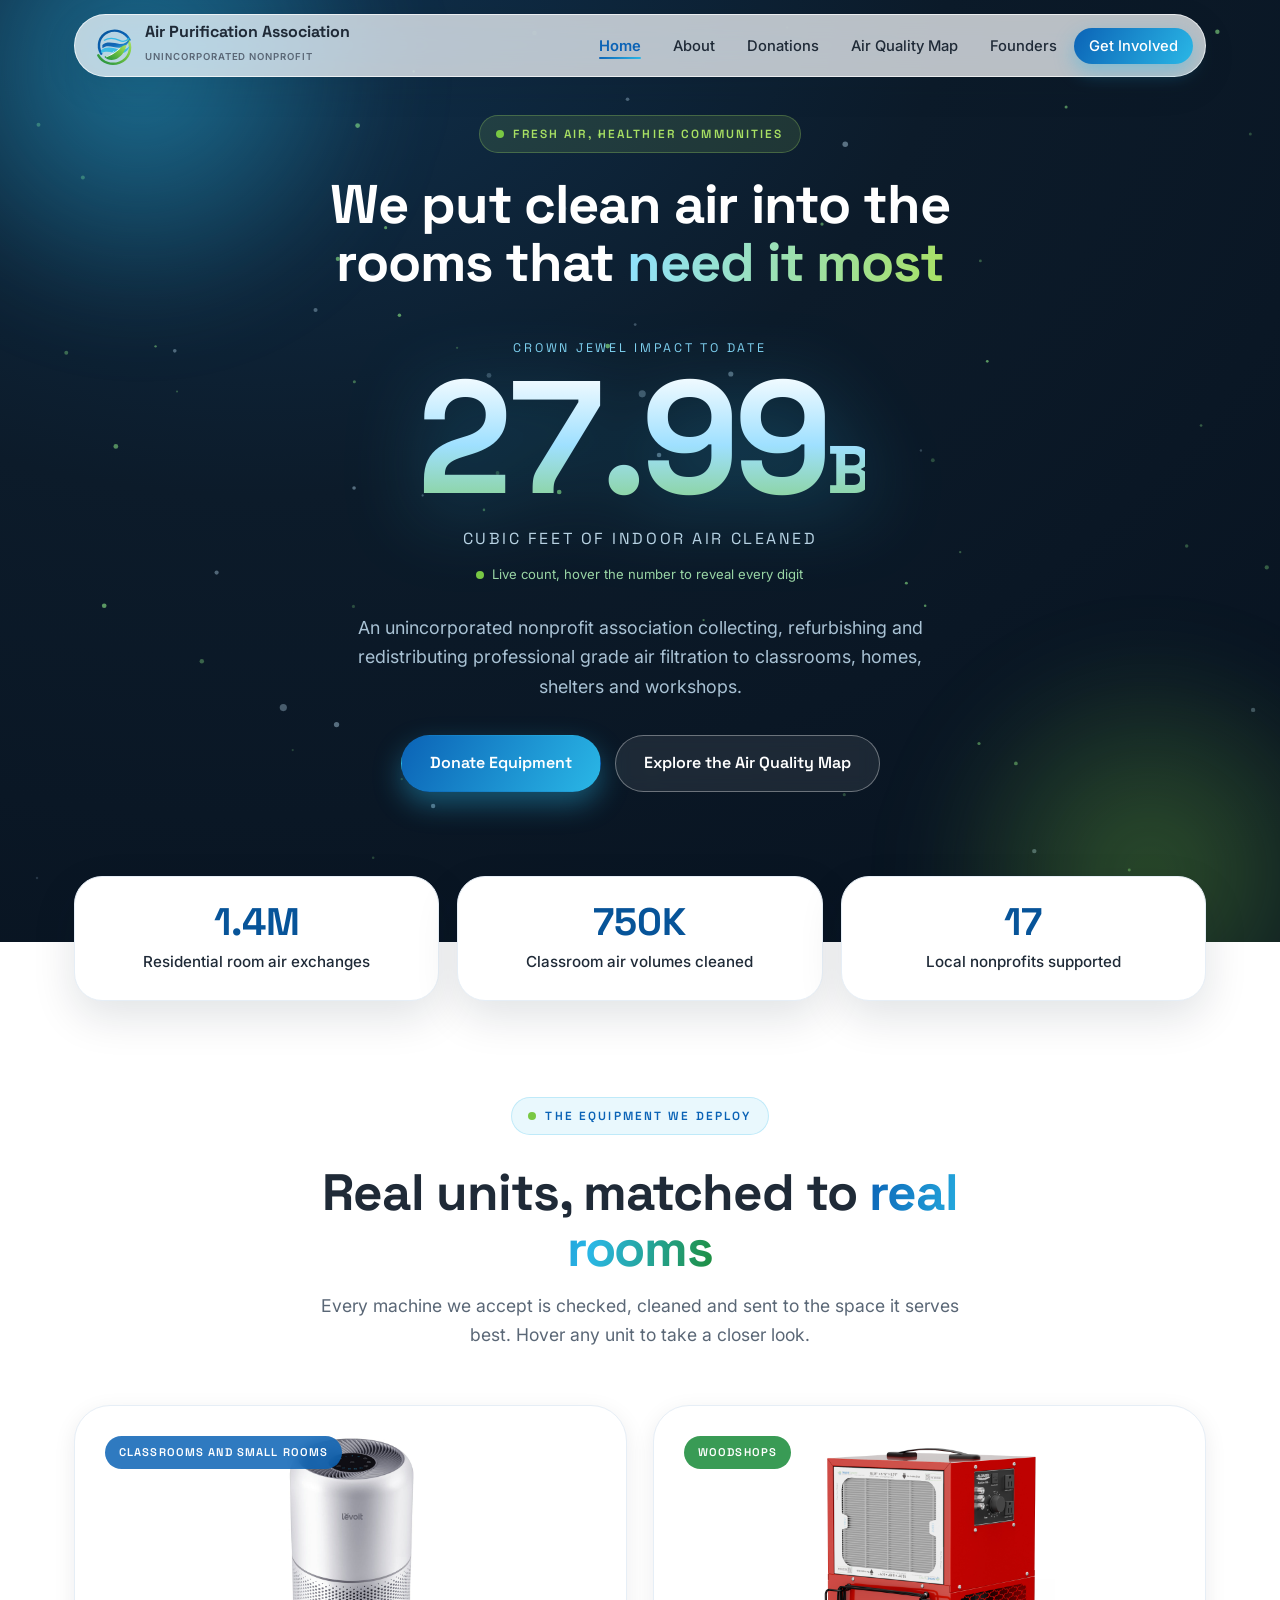
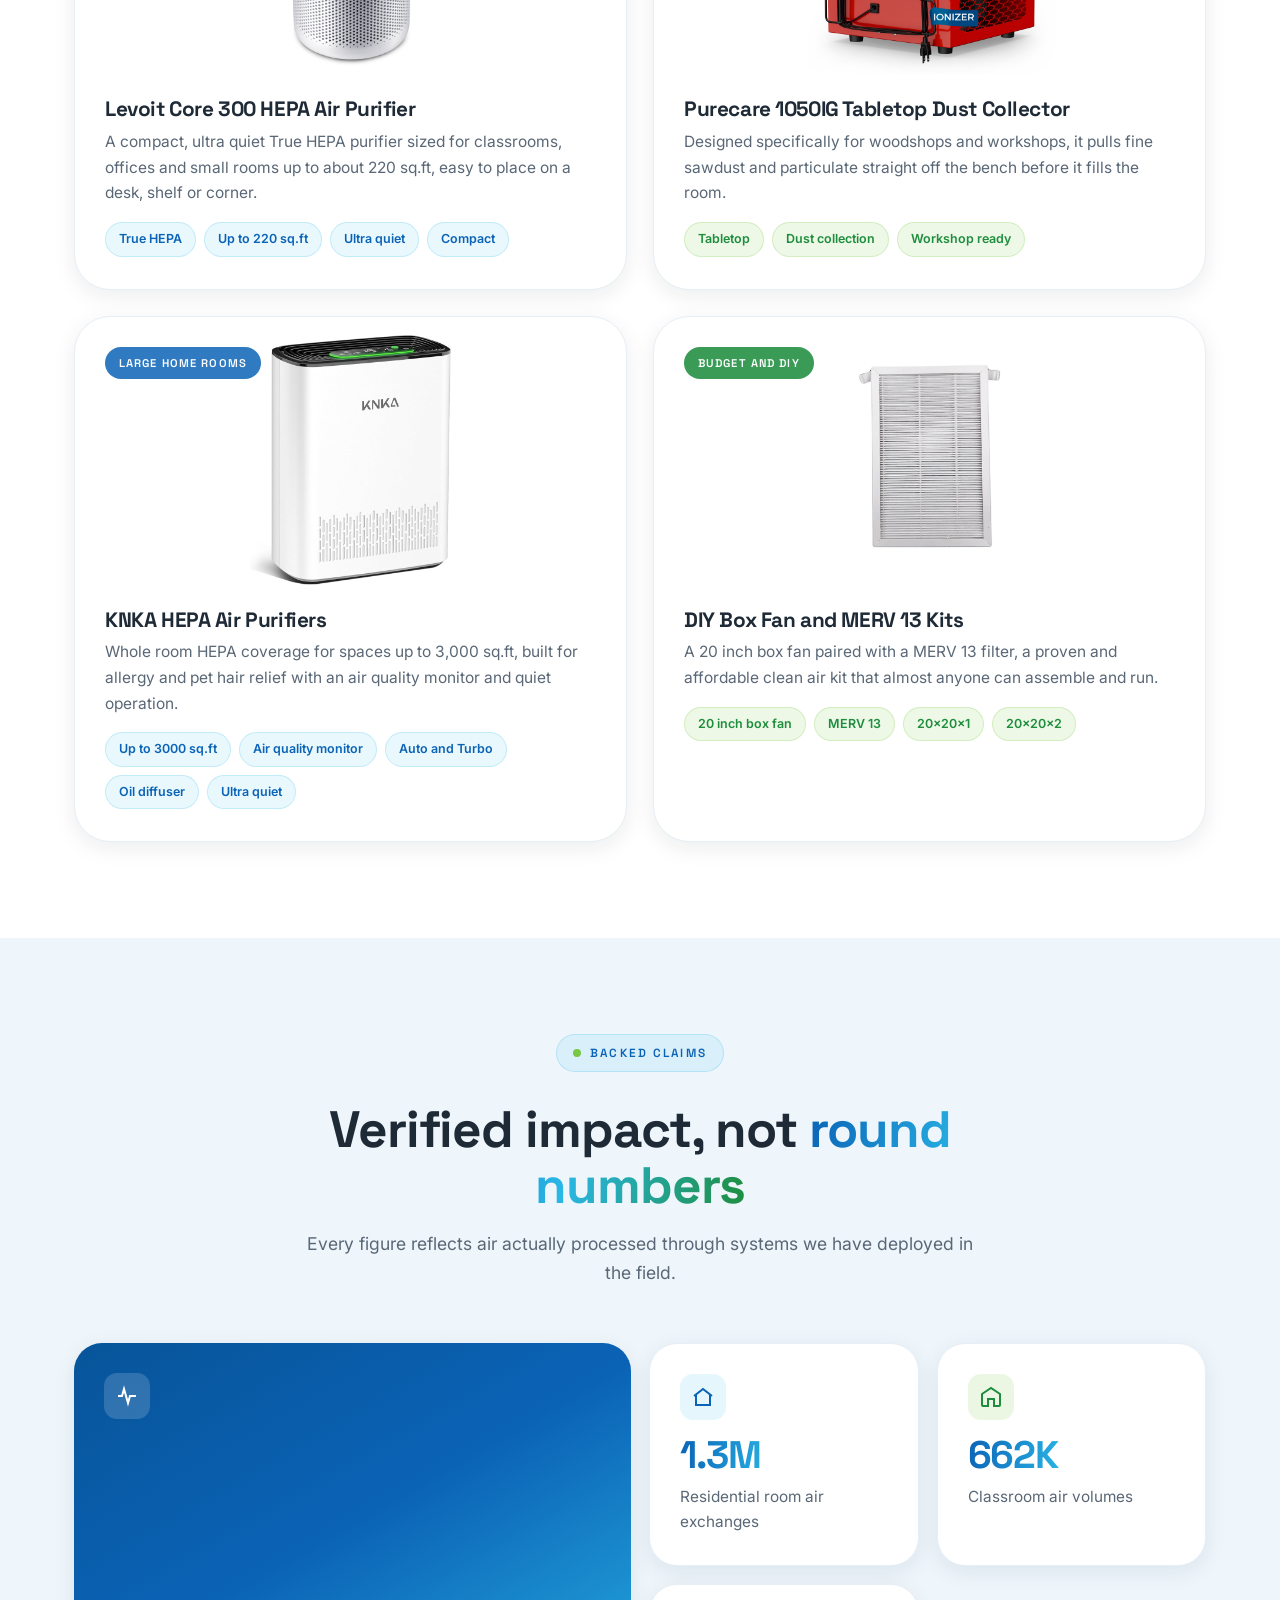
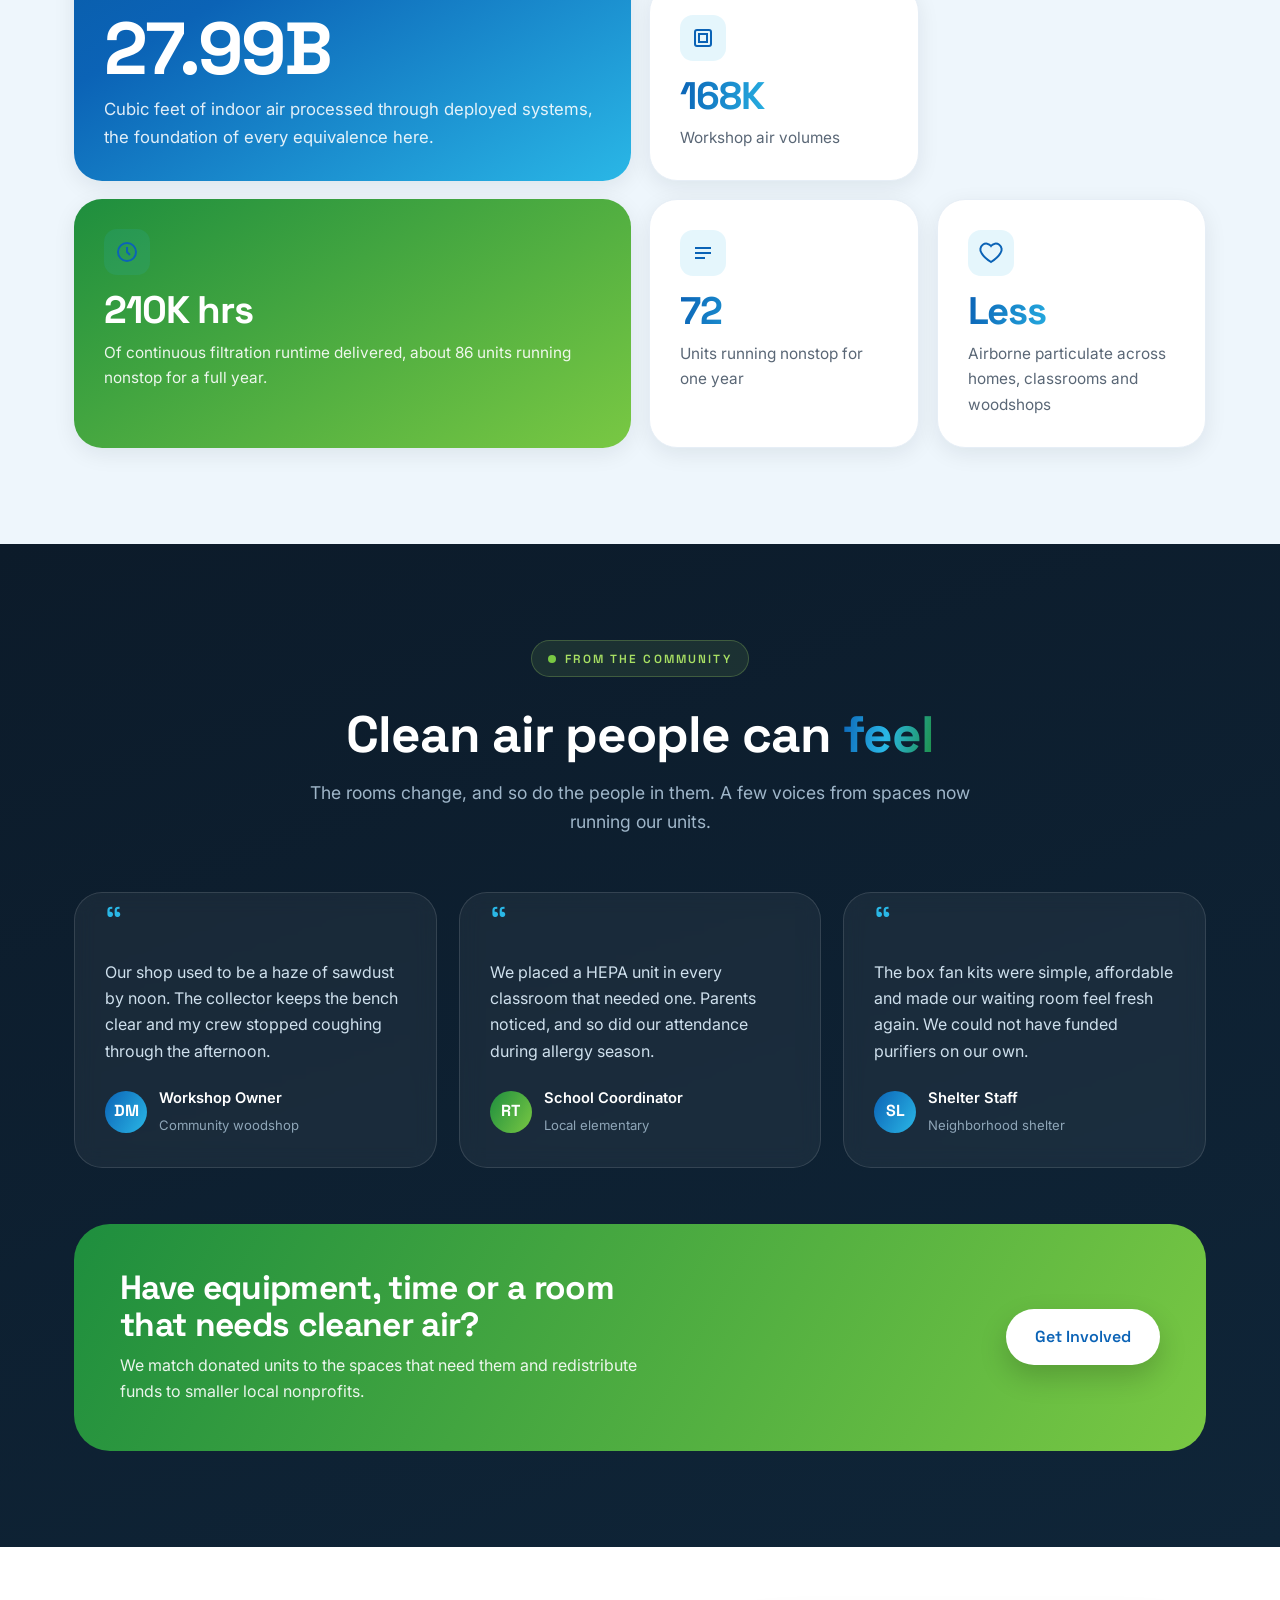
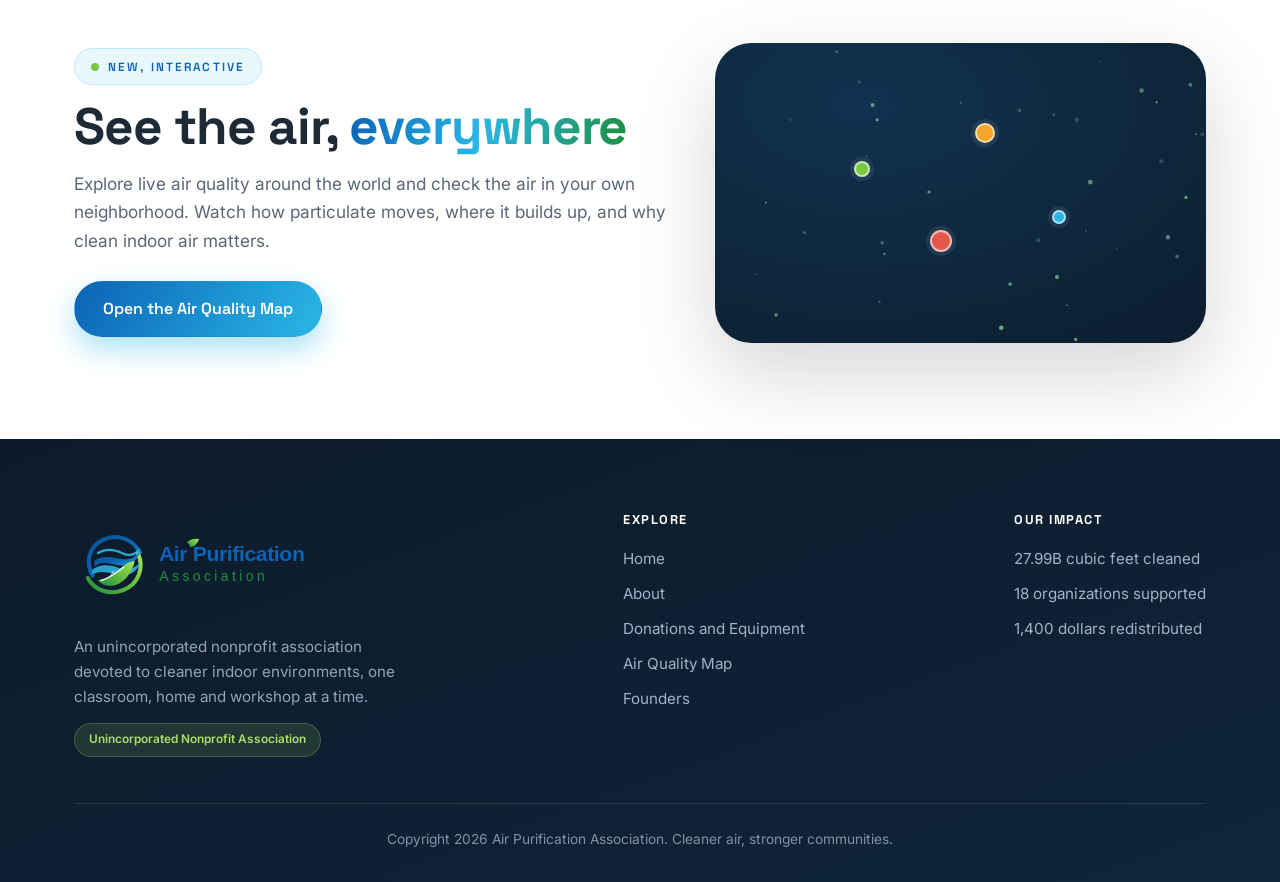
<file: index.html>
<!DOCTYPE html>
<html lang="en">
<head>
<meta charset="UTF-8" />
<meta name="viewport" content="width=device-width, initial-scale=1.0" />
<title>Air Purification Association | Cleaner Indoor Air for Every Community</title>
<meta name="description" content="An unincorporated nonprofit association putting professional grade air filtration into classrooms, homes, shelters and workshops. Billions of cubic feet of air cleaned." />
<link rel="icon" type="image/png" sizes="64x64" href="Media/logo_assets/favicon_64.png" />
<link rel="preconnect" href="https://fonts.googleapis.com" />
<link rel="preconnect" href="https://fonts.gstatic.com" crossorigin />
<link href="https://fonts.googleapis.com/css2?family=Inter:wght@400;500;600;700&family=Space+Grotesk:wght@500;600;700&display=swap" rel="stylesheet" />
<link rel="stylesheet" href="assets/css/style.css" />
<style>
/* ---------- HERO (dark, dramatic) ---------- */
.hero{position:relative;overflow:hidden;background:radial-gradient(120% 120% at 20% 0%,#10324f 0%,#0c1b2a 45%,#081320 100%);color:#eaf4fb;padding:144px 0 150px;text-align:center;}
#airCanvas{position:absolute;inset:0;width:100%;height:100%;z-index:0;}
.hero-glowA{position:absolute;width:520px;height:520px;border-radius:50%;background:radial-gradient(circle,rgba(42,183,230,.5),transparent 70%);top:-160px;left:-120px;filter:blur(40px);z-index:0;}
.hero-glowB{position:absolute;width:460px;height:460px;border-radius:50%;background:radial-gradient(circle,rgba(121,200,67,.35),transparent 70%);bottom:-160px;right:-100px;filter:blur(40px);z-index:0;}
.hero .container{position:relative;z-index:2;}
.hero .eyebrow{color:var(--mint);background:rgba(168,224,99,.12);border-color:rgba(168,224,99,.28);}
.hero h1{font-size:clamp(2.1rem,5vw,3.4rem);color:#fff;margin:22px auto 0;max-width:760px;line-height:1.08;}
.hero h1 .grad-text{background:linear-gradient(100deg,#8fe1ff,#a8e063);-webkit-background-clip:text;background-clip:text;color:transparent;}
.hero .lead{max-width:600px;margin:18px auto 0;color:#a9c2d4;font-size:1.12rem;}
.mega-wrap{margin:46px auto 8px;position:relative;display:inline-block;}
.mega-label{font-family:'Space Grotesk',sans-serif;letter-spacing:.22em;text-transform:uppercase;font-size:.78rem;color:#7fd0ef;margin-bottom:6px;}
.mega{font-family:'Space Grotesk',sans-serif;font-weight:700;font-size:clamp(4.2rem,16vw,10rem);line-height:.9;letter-spacing:-.04em;white-space:nowrap;
  font-variant-numeric:tabular-nums;transition:font-size .25s var(--ease),letter-spacing .25s var(--ease);cursor:default;
  background:linear-gradient(180deg,#ffffff 0%,#9fe0ff 55%,#79C843 130%);-webkit-background-clip:text;background-clip:text;color:transparent;
  filter:drop-shadow(0 14px 40px rgba(42,183,230,.35));}
.mega .b{font-size:.42em;vertical-align:baseline;}
.mega.expanded{letter-spacing:-.03em;}
.mega.expanded .b{display:none;}
.mega-stage{display:flex;align-items:center;justify-content:center;min-height:clamp(3.8rem,15vw,9.2rem);width:100%;}
.mega-unit{font-family:'Space Grotesk',sans-serif;font-size:1rem;letter-spacing:.16em;text-transform:uppercase;color:#bcd3e3;margin-top:14px;}
.mega-live{display:inline-flex;align-items:center;gap:8px;margin-top:12px;font-size:.82rem;color:#9bd6a5;}
.hero-cta{display:flex;gap:14px;justify-content:center;flex-wrap:wrap;margin-top:34px;}
/* floating proof chips overlapping next section */
.proof{position:relative;z-index:5;margin-top:-66px;}
.proof-row{display:grid;grid-template-columns:repeat(3,1fr);gap:18px;}
.proof-card{background:#fff;border:1px solid var(--line);border-radius:var(--r-lg);padding:26px;box-shadow:var(--sh-md);text-align:center;}
.proof-card .pn{font-family:'Space Grotesk',sans-serif;font-weight:700;font-size:2.4rem;line-height:1;color:var(--air-blue-d);}
.proof-card .pl{color:var(--slate);font-size:.95rem;margin-top:8px;font-weight:500;}

/* ---------- PRODUCT SHOWCASE ---------- */
.prod-grid{display:grid;grid-template-columns:repeat(2,1fr);gap:26px;}
.prod{border-radius:var(--r-xl);background:var(--paper);border:1px solid var(--line);box-shadow:var(--sh-sm);overflow:hidden;transition:transform .35s var(--ease),box-shadow .35s var(--ease);}
.prod:hover{box-shadow:var(--sh-lg);}
.prod-media{position:relative;padding:18px;cursor:pointer;}
.prod-media .frame{border-radius:var(--r-lg);overflow:hidden;will-change:transform;transition:transform .15s ease-out;background:#fff;}
.prod-media img{width:100%;height:250px;object-fit:contain;display:block;}
.prod-tag{position:absolute;top:30px;left:30px;z-index:3;font-family:'Space Grotesk',sans-serif;font-size:.7rem;font-weight:600;letter-spacing:.1em;text-transform:uppercase;color:#fff;background:rgba(11,99,182,.85);backdrop-filter:blur(6px);padding:7px 14px;border-radius:999px;}
.prod-tag.g{background:rgba(30,142,62,.88);}
.prod-body{padding:6px 30px 32px;}
.prod-body h3{font-size:1.3rem;margin-bottom:8px;}
.prod-body p{color:var(--slate-soft);font-size:.97rem;}
.chips{display:flex;flex-wrap:wrap;gap:8px;margin-top:16px;}
.chips span{font-size:.78rem;font-weight:600;padding:6px 13px;border-radius:999px;background:rgba(42,183,230,.1);color:var(--air-blue);border:1px solid rgba(42,183,230,.2);}
.prod.g .chips span{background:rgba(121,200,67,.13);color:var(--leaf);border-color:rgba(121,200,67,.24);}

/* ---------- TESTIMONIALS / SOCIAL ---------- */
.quotes{display:grid;grid-template-columns:repeat(3,1fr);gap:22px;}
.quote{background:rgba(255,255,255,.05);border:1px solid rgba(255,255,255,.12);border-radius:var(--r-lg);padding:30px;backdrop-filter:blur(10px);}
.quote .mark{font-family:'Space Grotesk',sans-serif;font-size:2.6rem;line-height:0;color:var(--sky);height:18px;display:block;}
.quote p{color:#cfe0ed;font-size:1rem;margin:18px 0 22px;}
.quote .who{display:flex;align-items:center;gap:12px;}
.quote .av{width:42px;height:42px;border-radius:50%;display:grid;place-items:center;font-family:'Space Grotesk',sans-serif;font-weight:700;color:#fff;background:var(--grad-cool);}
.quote .who b{color:#fff;font-size:.92rem;display:block;font-weight:600;}
.quote .who small{color:#8fa6b8;font-size:.82rem;}
.join-band{margin-top:56px;border-radius:var(--r-xl);padding:46px;background:linear-gradient(120deg,var(--leaf),var(--eco));display:flex;flex-wrap:wrap;align-items:center;justify-content:space-between;gap:24px;}
.join-band h3{color:#fff;font-size:clamp(1.5rem,3vw,2.1rem);max-width:560px;}
.join-band p{color:rgba(255,255,255,.9);margin-top:8px;max-width:520px;}

/* ---------- AIR QUALITY TEASER ---------- */
.aq-teaser{display:grid;grid-template-columns:1.1fr .9fr;gap:40px;align-items:center;}
.aq-visual{position:relative;border-radius:var(--r-xl);overflow:hidden;min-height:300px;background:radial-gradient(120% 120% at 30% 20%,#10324f,#0c1b2a);box-shadow:var(--sh-lg);}
.aq-visual canvas{position:absolute;inset:0;width:100%;height:100%;}
.aq-pin{position:absolute;border-radius:50%;border:2px solid rgba(255,255,255,.6);transform:translate(-50%,-50%);box-shadow:0 0 0 4px rgba(255,255,255,.08);}
@media(max-width:880px){
  .proof-row{grid-template-columns:1fr;}
  .prod-grid{grid-template-columns:1fr;}
  .quotes{grid-template-columns:1fr;}
  .aq-teaser{grid-template-columns:1fr;}
}
</style>
</head>
<body class="page-home">

<!-- NAV -->
<header class="nav">
  <div class="container">
    <nav class="nav-in">
      <a href="index.html" class="brand">
        <img src="Media/logo_assets/air_purification_association_icon.svg" alt="Air Purification Association logo" />
        <span><b>Air Purification Association</b><small>Unincorporated Nonprofit</small></span>
      </a>
      <ul class="nav-links" id="navLinks">
        <li><a href="index.html" class="active">Home</a></li>
        <li><a href="about.html">About</a></li>
        <li><a href="donations.html">Donations</a></li>
        <li><a href="airquality.html">Air Quality Map</a></li>
        <li><a href="founders.html">Founders</a></li>
        <li><a href="donations.html" class="nav-cta">Get Involved</a></li>
      </ul>
      <button class="burger" id="burger" aria-label="Menu"><span></span><span></span><span></span></button>
    </nav>
  </div>
</header>

<!-- HERO -->
<section class="hero">
  <canvas id="airCanvas"></canvas>
  <div class="hero-glowA"></div><div class="hero-glowB"></div>
  <div class="container">
    <span class="eyebrow reveal"><span class="dot"></span>Fresh air, healthier communities</span>
    <h1 class="reveal d1">We put clean air into the rooms that <span class="grad-text">need it most</span></h1>
    <div class="mega-wrap reveal d2">
      <div class="mega-label">Crown jewel impact to date</div>
      <div class="mega-stage" id="megaStage"><div class="mega" id="mega" title="Hover for the live exact count"><span id="megaNum">0.00</span><span class="b" id="megaB">B</span></div></div>
      <div class="mega-unit">Cubic feet of indoor air cleaned</div>
      <div class="mega-live"><span class="dot"></span>Live count, hover the number to reveal every digit</div>
    </div>
    <p class="lead reveal d2">An unincorporated nonprofit association collecting, refurbishing and redistributing professional grade air filtration to classrooms, homes, shelters and workshops.</p>
    <div class="hero-cta reveal d3">
      <a href="donations.html" class="btn btn-primary">Donate Equipment</a>
      <a href="airquality.html" class="btn btn-outline-light">Explore the Air Quality Map</a>
    </div>
  </div>
</section>

<!-- PROOF CHIPS -->
<div class="proof">
  <div class="container">
    <div class="proof-row">
      <div class="proof-card reveal"><div class="pn"><span data-count="1.5" data-dec="1" data-suffix="M">0</span></div><div class="pl">Residential room air exchanges</div></div>
      <div class="proof-card reveal d1"><div class="pn"><span data-count="790" data-suffix="K">0</span></div><div class="pl">Classroom air volumes cleaned</div></div>
      <div class="proof-card reveal d2"><div class="pn"><span data-count="18">0</span></div><div class="pl">Local nonprofits supported</div></div>
    </div>
  </div>
</div>

<!-- PRODUCT SHOWCASE -->
<section class="section">
  <div class="container">
    <div class="sec-head">
      <span class="eyebrow reveal"><span class="dot"></span>The equipment we deploy</span>
      <h2 class="h-sec reveal d1" style="margin-top:14px;">Real units, matched to <span class="grad-text">real rooms</span></h2>
      <p class="reveal d2">Every machine we accept is checked, cleaned and sent to the space it serves best. Hover any unit to take a closer look.</p>
    </div>
    <div class="prod-grid">

      <article class="prod reveal">
        <div class="prod-media" data-tilt data-tilt-max="7">
          <span class="prod-tag">Classrooms and Small Rooms</span>
          <div class="frame" data-tilt-inner>
            <img src="Media/Levoit300.jpg" alt="Levoit Core 300 HEPA air purifier" onerror="this.onerror=null;this.src='Media/products/levoit.svg';" />
          </div>
        </div>
        <div class="prod-body">
          <h3>Levoit Core 300 HEPA Air Purifier</h3>
          <p>A compact, ultra quiet True HEPA purifier sized for classrooms, offices and small rooms up to about 220 sq.ft, easy to place on a desk, shelf or corner.</p>
          <div class="chips"><span>True HEPA</span><span>Up to 220 sq.ft</span><span>Ultra quiet</span><span>Compact</span></div>
        </div>
      </article>

      <article class="prod g reveal d1">
        <div class="prod-media" data-tilt data-tilt-max="7">
          <span class="prod-tag g">Woodshops</span>
          <div class="frame" data-tilt-inner>
            <img src="Media/Purecare1050IG.jpg" alt="Purecare 1050IG tabletop dust collector" onerror="this.onerror=null;this.src='Media/products/purecare.svg';" />
          </div>
        </div>
        <div class="prod-body">
          <h3>Purecare 1050IG Tabletop Dust Collector</h3>
          <p>Designed specifically for woodshops and workshops, it pulls fine sawdust and particulate straight off the bench before it fills the room.</p>
          <div class="chips"><span>Tabletop</span><span>Dust collection</span><span>Workshop ready</span></div>
        </div>
      </article>

      <article class="prod reveal">
        <div class="prod-media" data-tilt data-tilt-max="7">
          <span class="prod-tag">Large Home Rooms</span>
          <div class="frame" data-tilt-inner>
            <img src="Media/KNKA.jpg" alt="KNKA HEPA tower air purifier" onerror="this.onerror=null;this.src='Media/products/knka.svg';" />
          </div>
        </div>
        <div class="prod-body">
          <h3>KNKA HEPA Air Purifiers</h3>
          <p>Whole room HEPA coverage for spaces up to 3,000 sq.ft, built for allergy and pet hair relief with an air quality monitor and quiet operation.</p>
          <div class="chips"><span>Up to 3000 sq.ft</span><span>Air quality monitor</span><span>Auto and Turbo</span><span>Oil diffuser</span><span>Ultra quiet</span></div>
        </div>
      </article>

      <article class="prod g reveal d1">
        <div class="prod-media" data-tilt data-tilt-max="7">
          <span class="prod-tag g">Budget and DIY</span>
          <div class="frame" data-tilt-inner>
            <img src="Media/MERV13.png" alt="Box fan paired with MERV 13 filter" onerror="this.onerror=null;this.src='Media/products/boxfan.svg';" />
          </div>
        </div>
        <div class="prod-body">
          <h3>DIY Box Fan and MERV 13 Kits</h3>
          <p>A 20 inch box fan paired with a MERV 13 filter, a proven and affordable clean air kit that almost anyone can assemble and run.</p>
          <div class="chips"><span>20 inch box fan</span><span>MERV 13</span><span>20x20x1</span><span>20x20x2</span></div>
        </div>
      </article>

    </div>
  </div>
</section>

<!-- BACKED CLAIMS BENTO -->
<section class="section tint">
  <div class="container">
    <div class="sec-head">
      <span class="eyebrow reveal"><span class="dot"></span>Backed claims</span>
      <h2 class="h-sec reveal d1" style="margin-top:14px;">Verified impact, not <span class="grad-text">round numbers</span></h2>
      <p class="reveal d2">Every figure reflects air actually processed through systems we have deployed in the field.</p>
    </div>
    <div class="bento">
      <div class="tile feature reveal">
        <div>
          <div class="ico"><svg viewBox="0 0 24 24"><path d="M3 12h4l2-7 4 14 2-7h6"/></svg></div>
        </div>
        <div>
          <div class="num"><span data-live="compactB">15.83B</span></div>
          <div class="lab">Cubic feet of indoor air processed through deployed systems, the foundation of every equivalence here.</div>
        </div>
      </div>

      <div class="tile reveal d1">
        <div class="ico"><svg viewBox="0 0 24 24"><path d="M3 11l9-7 9 7"/><path d="M5 10v10h14V10"/></svg></div>
        <div class="num grad"><span data-count="1.5" data-dec="1">0</span>M</div>
        <div class="lab">Residential room air exchanges</div>
      </div>

      <div class="tile green reveal d2">
        <div class="ico"><svg viewBox="0 0 24 24"><path d="M3 9l9-6 9 6v11a1 1 0 01-1 1h-5v-7H9v7H4a1 1 0 01-1-1z"/></svg></div>
        <div class="num grad"><span data-count="790" data-suffix="K">0</span></div>
        <div class="lab">Classroom air volumes</div>
      </div>

      <div class="tile reveal d1">
        <div class="ico"><svg viewBox="0 0 24 24"><rect x="4" y="4" width="16" height="16" rx="2"/><path d="M8 8h8v8H8z"/></svg></div>
        <div class="num grad"><span data-count="200" data-suffix="K">0</span></div>
        <div class="lab">Workshop air volumes</div>
      </div>

      <div class="tile accent-green span2 reveal d2">
        <div class="ico"><svg viewBox="0 0 24 24"><circle cx="12" cy="12" r="9"/><path d="M12 7v5l3 3"/></svg></div>
        <div class="num"><span data-count="250" data-suffix="K">0</span> hrs</div>
        <div class="lab">Of continuous filtration runtime delivered, about 86 units running nonstop for a full year.</div>
      </div>

      <div class="tile reveal">
        <div class="ico"><svg viewBox="0 0 24 24"><path d="M4 7h16M4 12h16M4 17h10"/></svg></div>
        <div class="num grad"><span data-count="86">0</span></div>
        <div class="lab">Units running nonstop for one year</div>
      </div>

      <div class="tile reveal d1">
        <div class="ico"><svg viewBox="0 0 24 24"><path d="M12 21s-7-4.4-9.5-9A5.5 5.5 0 0112 5a5.5 5.5 0 019.5 7c-2.5 4.6-9.5 9-9.5 9z"/></svg></div>
        <div class="num grad">Less</div>
        <div class="lab">Airborne particulate across homes, classrooms and woodshops</div>
      </div>
    </div>
  </div>
</section>

<!-- SOCIAL / COMMUNITY -->
<section class="section dark">
  <div class="container">
    <div class="sec-head">
      <span class="eyebrow reveal"><span class="dot"></span>From the community</span>
      <h2 class="h-sec reveal d1" style="margin-top:14px;">Clean air people can <span class="grad-text">feel</span></h2>
      <p class="reveal d2">The rooms change, and so do the people in them. A few voices from spaces now running our units.</p>
    </div>
    <div class="quotes">
      <div class="quote reveal">
        <span class="mark">&#8220;</span>
        <p>Our shop used to be a haze of sawdust by noon. The collector keeps the bench clear and my crew stopped coughing through the afternoon.</p>
        <div class="who"><div class="av">DM</div><div><b>Workshop Owner</b><small>Community woodshop</small></div></div>
      </div>
      <div class="quote reveal d1">
        <span class="mark">&#8220;</span>
        <p>We placed a HEPA unit in every classroom that needed one. Parents noticed, and so did our attendance during allergy season.</p>
        <div class="who"><div class="av" style="background:var(--grad-green)">RT</div><div><b>School Coordinator</b><small>Local elementary</small></div></div>
      </div>
      <div class="quote reveal d2">
        <span class="mark">&#8220;</span>
        <p>The box fan kits were simple, affordable and made our waiting room feel fresh again. We could not have funded purifiers on our own.</p>
        <div class="who"><div class="av">SL</div><div><b>Shelter Staff</b><small>Neighborhood shelter</small></div></div>
      </div>
    </div>

    <div class="join-band reveal">
      <div>
        <h3>Have equipment, time or a room that needs cleaner air?</h3>
        <p>We match donated units to the spaces that need them and redistribute funds to smaller local nonprofits.</p>
      </div>
      <a href="donations.html" class="btn btn-light">Get Involved</a>
    </div>
  </div>
</section>

<!-- AIR QUALITY TEASER -->
<section class="section">
  <div class="container">
    <div class="aq-teaser">
      <div class="reveal">
        <span class="eyebrow"><span class="dot"></span>New, interactive</span>
        <h2 class="h-sec" style="margin:14px 0 14px;">See the air, <span class="grad-text">everywhere</span></h2>
        <p style="color:var(--slate-soft);font-size:1.08rem;">Explore live air quality around the world and check the air in your own neighborhood. Watch how particulate moves, where it builds up, and why clean indoor air matters.</p>
        <div style="margin-top:26px;"><a href="airquality.html" class="btn btn-primary">Open the Air Quality Map</a></div>
      </div>
      <a href="airquality.html" class="aq-visual reveal d1" aria-label="Open the air quality map">
        <canvas id="airCanvas2"></canvas>
        <span class="aq-pin" style="left:30%;top:42%;width:16px;height:16px;background:#79C843;"></span>
        <span class="aq-pin" style="left:55%;top:30%;width:20px;height:20px;background:#f4a52a;"></span>
        <span class="aq-pin" style="left:70%;top:58%;width:14px;height:14px;background:#2AB7E6;"></span>
        <span class="aq-pin" style="left:46%;top:66%;width:22px;height:22px;background:#e2574c;"></span>
      </a>
    </div>
  </div>
</section>

<!-- FOOTER -->
<footer class="foot">
  <div class="container">
    <div class="foot-grid">
      <div class="foot-brand">
        <img src="Media/logo_assets/air_purification_association_full_logo.svg" alt="Air Purification Association" />
        <p>An unincorporated nonprofit association devoted to cleaner indoor environments, one classroom, home and workshop at a time.</p>
        <span class="foot-badge">Unincorporated Nonprofit Association</span>
      </div>
      <div>
        <h5>Explore</h5>
        <a class="fl" href="index.html">Home</a>
        <a class="fl" href="about.html">About</a>
        <a class="fl" href="donations.html">Donations and Equipment</a>
        <a class="fl" href="airquality.html">Air Quality Map</a>
        <a class="fl" href="founders.html">Founders</a>
      </div>
      <div>
        <h5>Our Impact</h5>
        <a class="fl" href="index.html"><span data-live="compactB">15.83B</span> cubic feet cleaned</a>
        <a class="fl" href="donations.html">18 organizations supported</a>
        <a class="fl" href="donations.html">1,400 dollars redistributed</a>
      </div>
    </div>
    <div class="foot-bottom">Copyright <span data-year></span> Air Purification Association. Cleaner air, stronger communities.</div>
  </div>
</footer>

<script src="assets/js/app.js"></script>
<script>
/* ============================================================
   LIVE HERO COUNTER
   The value is a pure function of wall-clock time from a fixed
   anchor, so it is identical for every visitor and keeps rising
   no matter how often the site is refreshed or redeployed.

     value(t) = BASE + RATE * (now - EPOCH)

   Throughput model (provided):
     Total CFM  ~ 51,500 cubic feet / minute
     Total CFS  ~ 858 cubic feet / second   <- RATE
     Annual CFY ~ 27.0 billion cubic feet / year
     Monthly    ~ 2.25 billion cubic feet / month
   At the anchor instant the count is exactly 15.83 billion.
   ============================================================ */
(function(){
  var cont  = document.getElementById('mega');
  var num   = document.getElementById('megaNum');
  var bsuf  = document.getElementById('megaB');
  var stage = document.getElementById('megaStage');
  if(!cont || !num) return;

  function L(){ return window.APA_LIVE; }                 /* shared model from app.js */
  function compactStr(){ return L() ? L().compact() : '15.83'; }
  function fullStr(){ return L() ? L().full() : '15,830,000,000'; }

  var DIG = '0123456789';
  /* build a string of a given visible length from the full target,
     locking digits left to right up to `lockFrac`, scrambling the rest */
  function build(target, len, lockFrac){
    var slice = target.slice(0, len);
    var lock = Math.floor(lockFrac * slice.length);
    var out = '';
    for(var i = 0; i < slice.length; i++){
      var c = slice.charAt(i);
      if(c < '0' || c > '9'){ out += c; }
      else if(i < lock){ out += c; }
      else { out += DIG.charAt((Math.random() * 10) | 0); }
    }
    return out;
  }
  function easeOut(p){ return 1 - Math.pow(1 - p, 3); }

  var ENTER = 520, LEAVE = 260;
  var mode = 'intro', animStart = performance.now(), hovered = false;

  function showCompact(){
    cont.classList.remove('expanded');
    if(bsuf) bsuf.style.display = '';
    num.textContent = compactStr();
  }

  function frame(now){
    if(mode === 'intro'){
      var p = Math.min((now - animStart) / 2200, 1);
      var introTarget = parseFloat(compactStr());
      num.textContent = (easeOut(p) * introTarget).toFixed(2);
      if(p >= 1){ mode = 'compact'; showCompact(); }
    } else if(mode === 'compact'){
      if(!hovered) num.textContent = compactStr();
    } else if(mode === 'enter'){
      cont.classList.add('expanded');
      if(bsuf) bsuf.style.display = 'none';
      var pe = easeOut(Math.min((now - animStart) / ENTER, 1));
      var target = fullStr();
      /* width grows from the compact length out to the full length while digits resolve */
      var len = Math.round(5 + pe * (target.length - 5));
      num.textContent = build(target, len, pe);
      if((now - animStart) >= ENTER){ mode = 'expanded'; }
    } else if(mode === 'expanded'){
      num.textContent = fullStr();
    } else if(mode === 'leave'){
      var pl = Math.min((now - animStart) / LEAVE, 1);
      var tgt = fullStr();
      /* collapse: length shrinks back toward the compact width while scrambling */
      var ln = Math.round(tgt.length - easeOut(pl) * (tgt.length - 6));
      if(pl < 1){ num.textContent = build(tgt, ln, 0); }
      else { mode = 'compact'; showCompact(); }
    }
    requestAnimationFrame(frame);
  }
  requestAnimationFrame(frame);

  function inBand(y){
    var r = (stage || cont).getBoundingClientRect();
    return y >= r.top - 6 && y <= r.bottom + 6;
  }
  window.addEventListener('mousemove', function(ev){
    if(mode === 'intro') return;
    var over = inBand(ev.clientY);
    if(over && !hovered){ hovered = true; mode = 'enter'; animStart = performance.now(); }
    else if(!over && hovered){ hovered = false; mode = 'leave'; animStart = performance.now(); }
  }, {passive:true});
})();
</script>
<script>
/* small secondary particle field for the teaser visual */
(function(){
  var c=document.getElementById('airCanvas2'); if(!c||!c.getContext)return;
  var x=c.getContext('2d'),W,H,p=[];
  function rs(){W=c.width=c.offsetWidth;H=c.height=c.offsetHeight;}
  function mk(){return {x:Math.random()*W,y:Math.random()*H,r:Math.random()*2+.6,vx:Math.random()*.5+.1,vy:(Math.random()-.5)*.4,a:Math.random()*.6+.2};}
  function init(){rs();p=[];for(var i=0;i<40;i++)p.push(mk());}
  function loop(){x.clearRect(0,0,W,H);for(var i=0;i<p.length;i++){var m=p[i];m.x+=m.vx;m.y+=m.vy;if(m.x>W+6){p[i]=mk();p[i].x=-6;}x.beginPath();x.arc(m.x,m.y,m.r,0,6.283);x.fillStyle='rgba(140,210,160,'+m.a+')';x.fill();}requestAnimationFrame(loop);}
  init();loop();window.addEventListener('resize',init);
})();
</script>
</body>
</html>
</file>
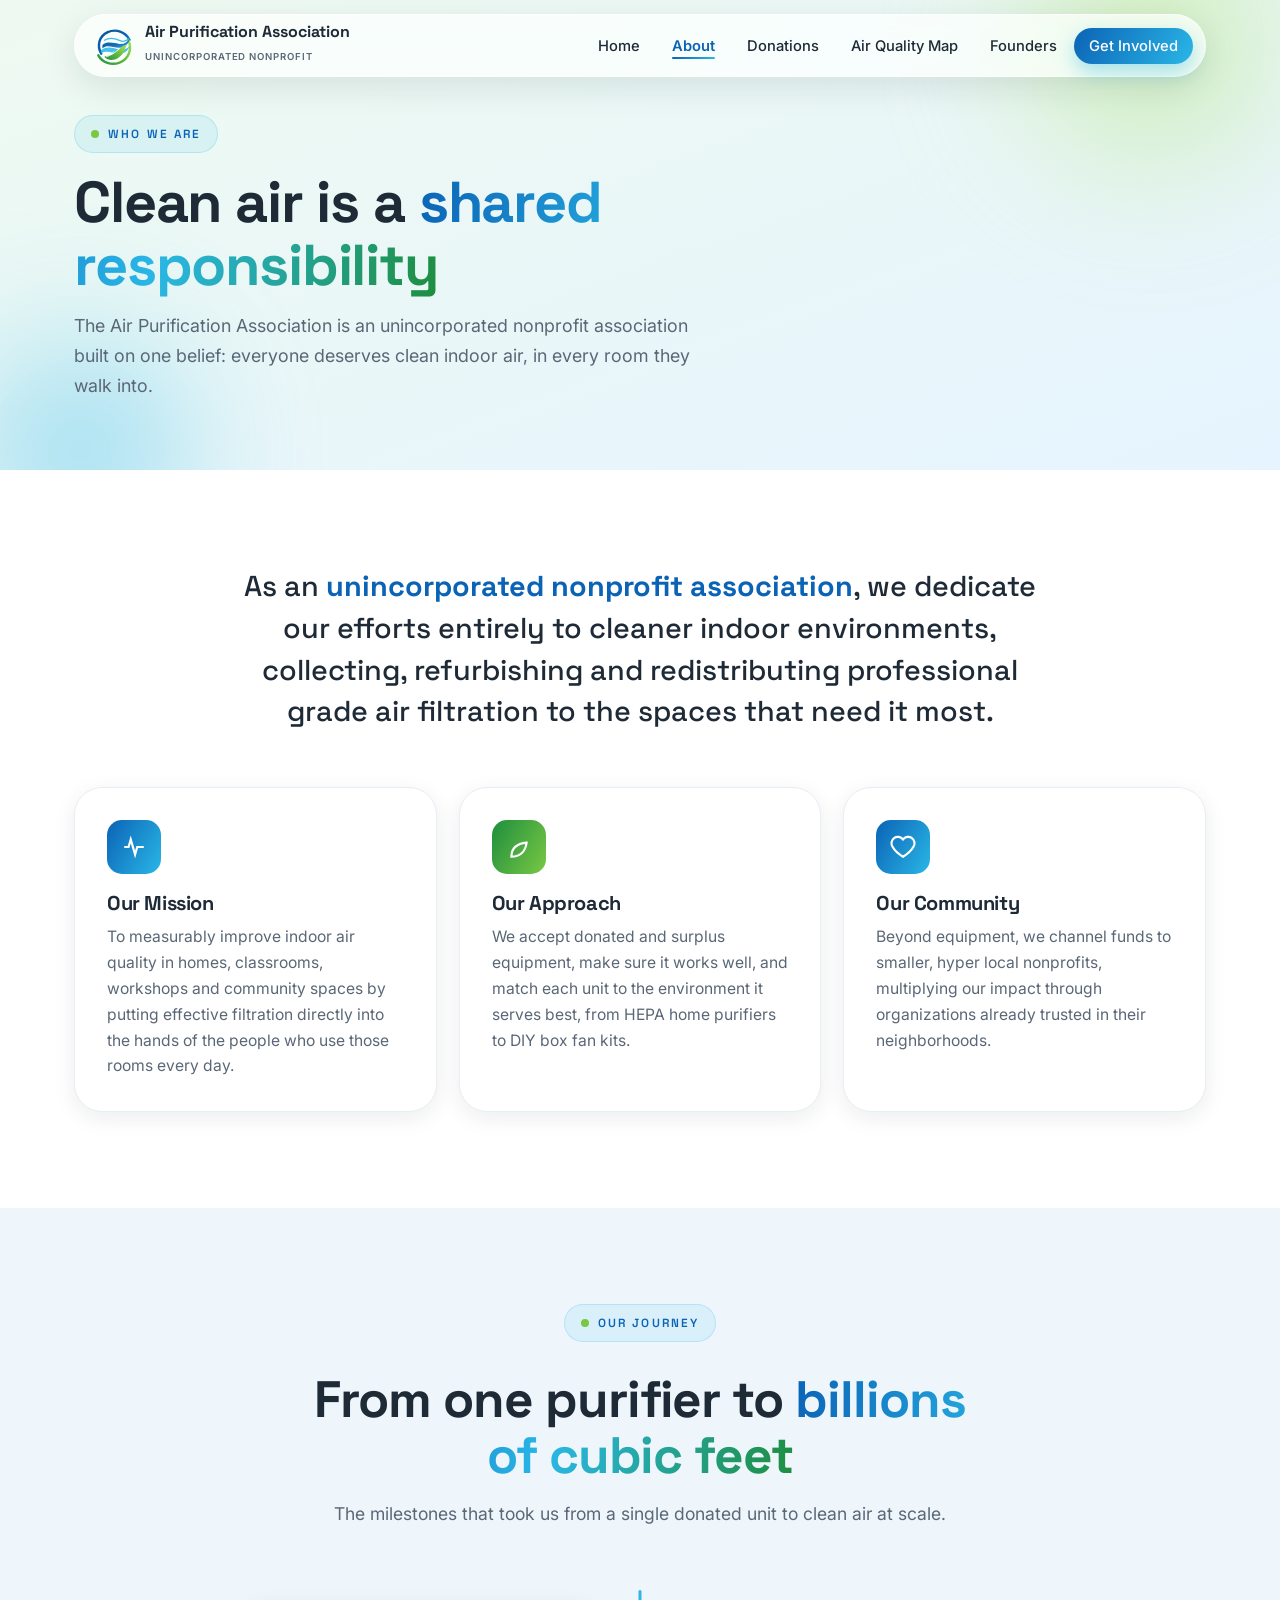
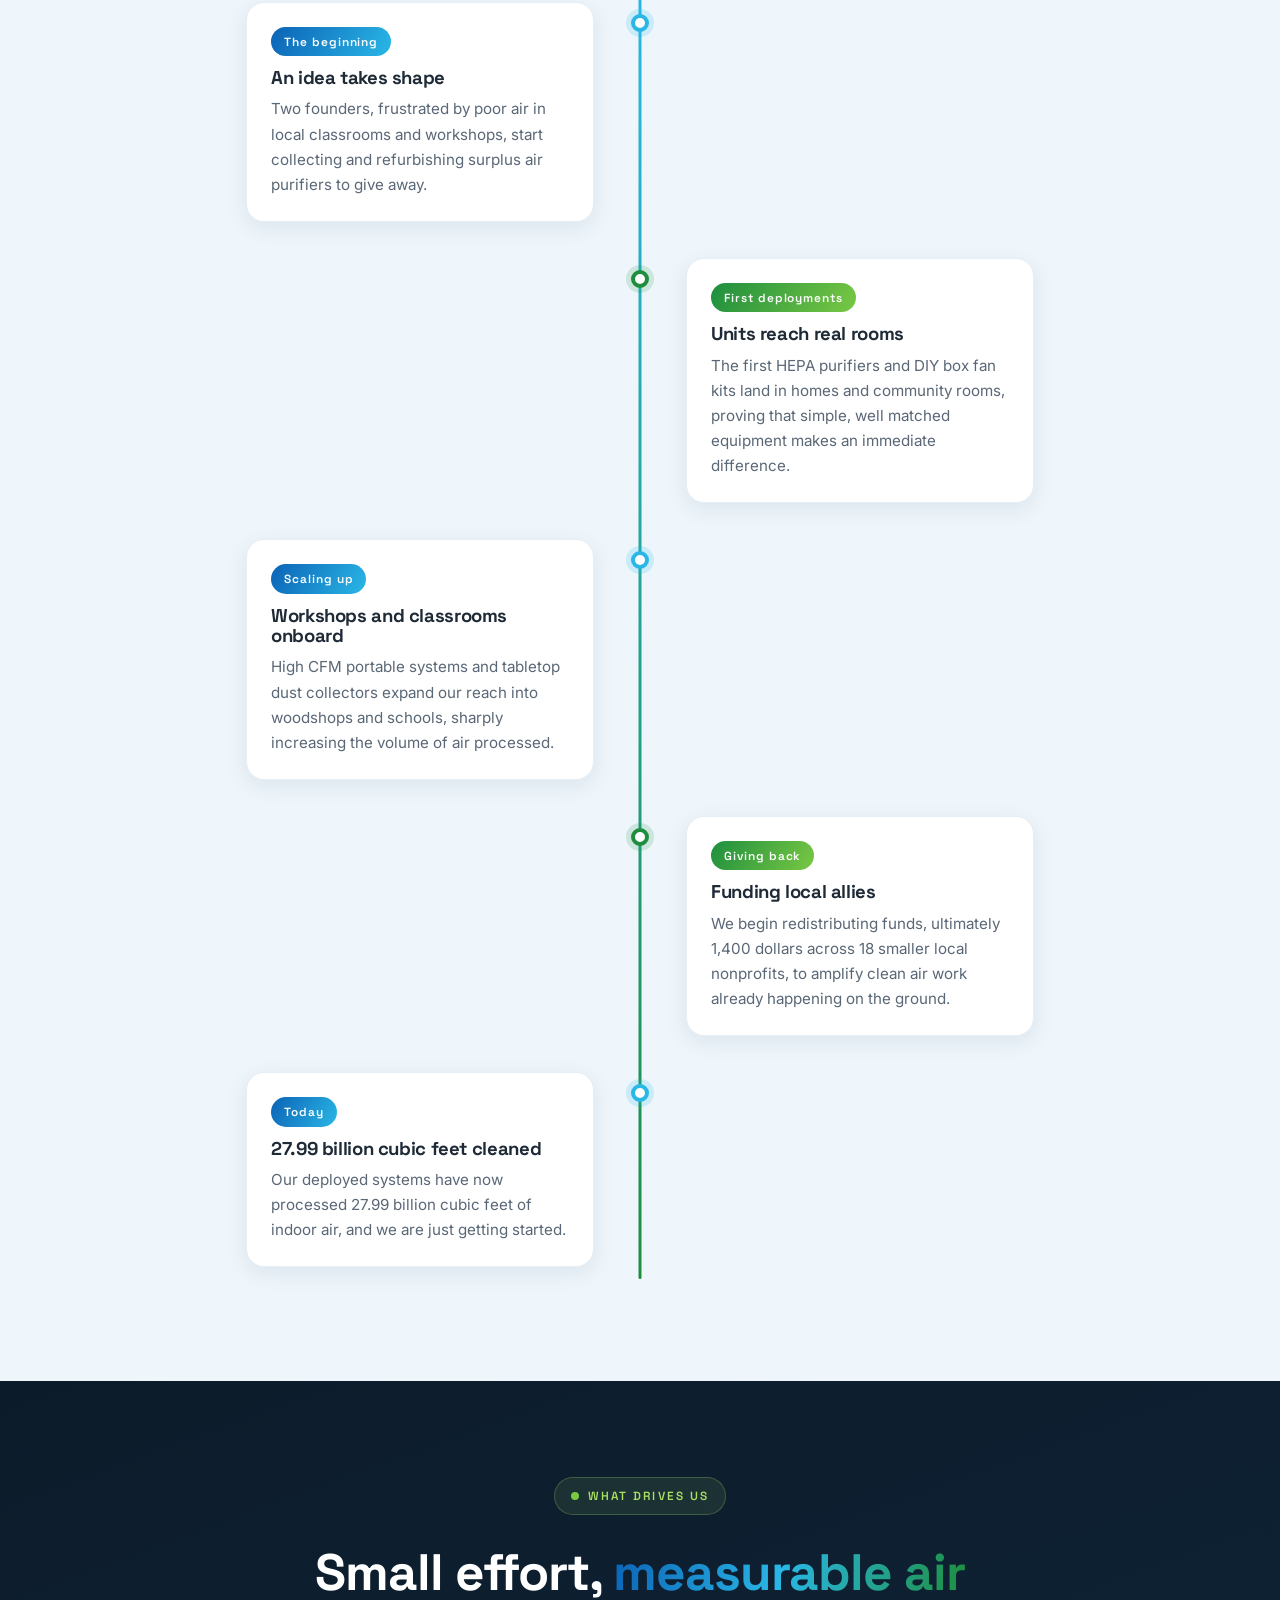
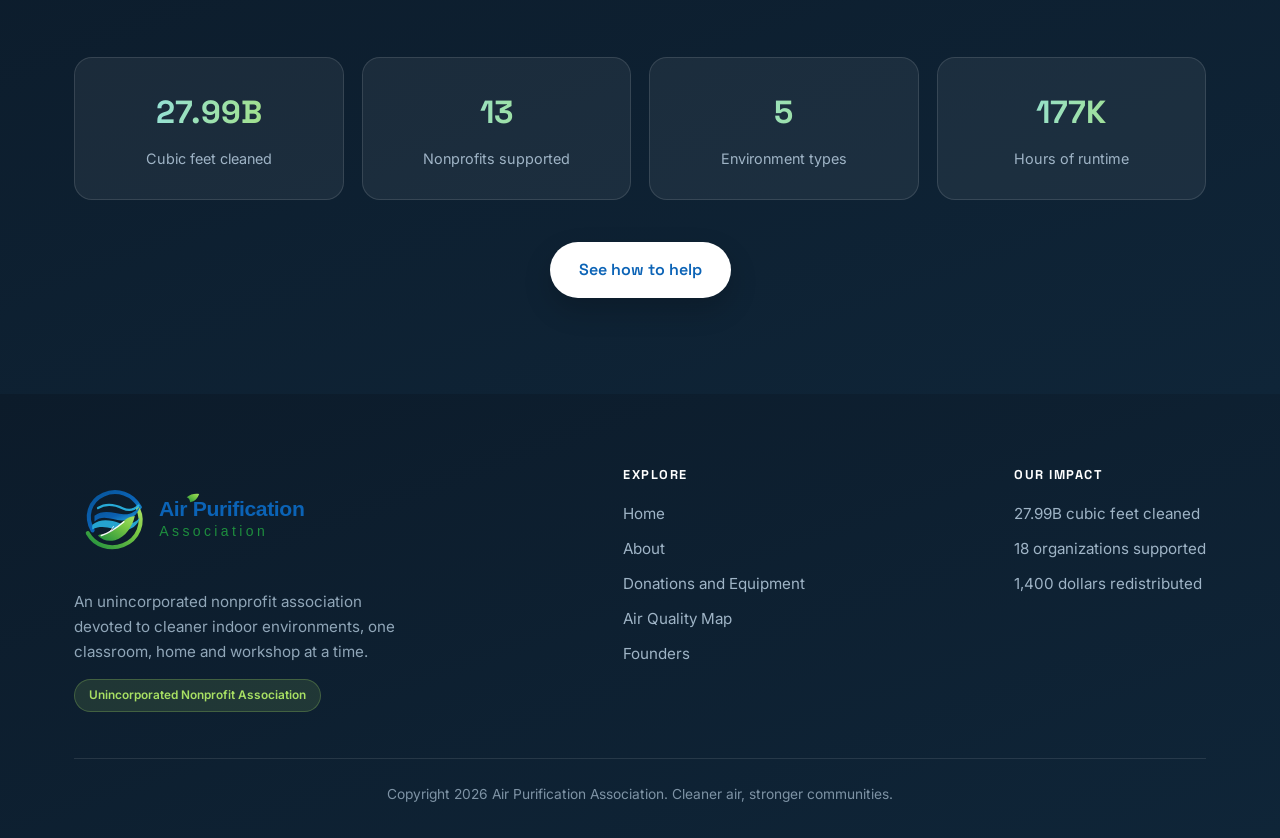
<file: about.html>
<!DOCTYPE html>
<html lang="en">
<head>
<meta charset="UTF-8" />
<meta name="viewport" content="width=device-width, initial-scale=1.0" />
<title>About | Air Purification Association</title>
<meta name="description" content="Our mission as an unincorporated nonprofit association dedicated to cleaner indoor environments, and the milestones that brought us here." />
<link rel="icon" type="image/png" sizes="64x64" href="Media/logo_assets/favicon_64.png" />
<link rel="preconnect" href="https://fonts.googleapis.com" />
<link rel="preconnect" href="https://fonts.gstatic.com" crossorigin />
<link href="https://fonts.googleapis.com/css2?family=Inter:wght@400;500;600;700&family=Space+Grotesk:wght@500;600;700&display=swap" rel="stylesheet" />
<link rel="stylesheet" href="assets/css/style.css" />
<style>
.about-hero{position:relative;overflow:hidden;background:linear-gradient(160deg,#eefaf0,#e6f4ff);padding:144px 0 70px;}
.about-hero .blob{position:absolute;border-radius:50%;filter:blur(60px);opacity:.5;}
.about-hero .blob.a{width:380px;height:380px;background:radial-gradient(circle,var(--mint),transparent 70%);top:-120px;right:-60px;}
.about-hero .blob.b{width:320px;height:320px;background:radial-gradient(circle,var(--sky),transparent 70%);bottom:-140px;left:-80px;}
.about-hero .container{position:relative;z-index:2;}
.about-hero h1{font-size:clamp(2.2rem,5vw,3.6rem);margin:18px 0 14px;max-width:760px;}
.about-hero p{max-width:620px;color:var(--slate-soft);font-size:1.12rem;}
.lead-statement{max-width:840px;margin:0 auto;text-align:center;font-family:'Space Grotesk',sans-serif;font-size:clamp(1.3rem,2.6vw,1.8rem);line-height:1.45;color:var(--slate);font-weight:500;}
.lead-statement b{color:var(--air-blue);}
.mcards{display:grid;grid-template-columns:repeat(3,1fr);gap:22px;margin-top:54px;}
.mcard{padding:32px;border-radius:var(--r-lg);background:#fff;border:1px solid var(--line);box-shadow:var(--sh-sm);transition:transform .4s var(--ease),box-shadow .4s var(--ease);}
.mcard:hover{transform:translateY(-6px);box-shadow:var(--sh-md);}
.mcard .ic{width:54px;height:54px;border-radius:15px;display:grid;place-items:center;margin-bottom:18px;background:var(--grad-cool);}
.mcard.g .ic{background:var(--grad-green);}
.mcard .ic svg{width:26px;height:26px;stroke:#fff;fill:none;stroke-width:2;}
.mcard h3{font-size:1.25rem;margin-bottom:10px;}
.mcard p{color:var(--slate-soft);font-size:.98rem;}

/* timeline */
.tl{position:relative;max-width:880px;margin:0 auto;}
.tl::before{content:"";position:absolute;left:50%;top:6px;bottom:6px;width:3px;transform:translateX(-50%);background:linear-gradient(180deg,var(--sky),var(--leaf));border-radius:3px;}
.ti{position:relative;width:50%;padding:18px 46px;}
.ti:nth-child(odd){left:0;text-align:right;}
.ti:nth-child(even){left:50%;}
.tnode{position:absolute;top:30px;width:18px;height:18px;border-radius:50%;background:#fff;border:4px solid var(--sky);box-shadow:0 0 0 5px rgba(42,183,230,.18);z-index:2;}
.ti:nth-child(odd) .tnode{right:-9px;}
.ti:nth-child(even) .tnode{left:-9px;border-color:var(--leaf);box-shadow:0 0 0 5px rgba(30,142,62,.16);}
.tcard{display:inline-block;text-align:left;padding:24px;border-radius:var(--r);background:#fff;border:1px solid var(--line);box-shadow:var(--sh-sm);transition:transform .4s var(--ease),box-shadow .4s var(--ease);}
.tcard:hover{transform:translateY(-5px);box-shadow:var(--sh-md);}
.tyear{display:inline-block;font-family:'Space Grotesk',sans-serif;font-size:.74rem;font-weight:600;letter-spacing:.08em;color:#fff;background:var(--grad-cool);padding:5px 13px;border-radius:999px;margin-bottom:12px;}
.ti:nth-child(even) .tyear{background:var(--grad-green);}
.tcard h3{font-size:1.16rem;margin-bottom:8px;}
.tcard p{color:var(--slate-soft);font-size:.95rem;}
.ti.reveal:nth-child(odd){transform:translateX(-40px);}
.ti.reveal:nth-child(even){transform:translateX(40px);}
.ti.reveal.in{transform:none;}

/* values strip */
.vstrip{display:grid;grid-template-columns:repeat(4,1fr);gap:18px;}
.vbox{text-align:center;padding:28px 18px;border-radius:var(--r);background:rgba(255,255,255,.06);border:1px solid rgba(255,255,255,.12);}
.vbox .vn{font-family:'Space Grotesk',sans-serif;font-weight:700;font-size:2rem;background:linear-gradient(100deg,#8fe1ff,#a8e063);-webkit-background-clip:text;background-clip:text;color:transparent;}
.vbox .vl{color:#9fb4c6;font-size:.9rem;margin-top:8px;}

@media(max-width:880px){
  .mcards{grid-template-columns:1fr;}
  .vstrip{grid-template-columns:repeat(2,1fr);}
  .tl::before{left:18px;}
  .ti{width:100%;left:0!important;text-align:left!important;padding:14px 0 14px 50px;}
  .ti .tnode{left:9px!important;right:auto!important;}
  .ti.reveal:nth-child(odd),.ti.reveal:nth-child(even){transform:translateY(34px);}
  .ti.reveal.in{transform:none;}
}
</style>
</head>
<body class="page-about">

<header class="nav">
  <div class="container">
    <nav class="nav-in">
      <a href="index.html" class="brand">
        <img src="Media/logo_assets/air_purification_association_icon.svg" alt="Air Purification Association logo" />
        <span><b>Air Purification Association</b><small>Unincorporated Nonprofit</small></span>
      </a>
      <ul class="nav-links" id="navLinks">
        <li><a href="index.html">Home</a></li>
        <li><a href="about.html" class="active">About</a></li>
        <li><a href="donations.html">Donations</a></li>
        <li><a href="airquality.html">Air Quality Map</a></li>
        <li><a href="founders.html">Founders</a></li>
        <li><a href="donations.html" class="nav-cta">Get Involved</a></li>
      </ul>
      <button class="burger" id="burger" aria-label="Menu"><span></span><span></span><span></span></button>
    </nav>
  </div>
</header>

<section class="about-hero">
  <div class="blob a"></div><div class="blob b"></div>
  <div class="container">
    <span class="eyebrow reveal"><span class="dot"></span>Who we are</span>
    <h1 class="reveal d1">Clean air is a <span class="grad-text">shared responsibility</span></h1>
    <p class="reveal d2">The Air Purification Association is an unincorporated nonprofit association built on one belief: everyone deserves clean indoor air, in every room they walk into.</p>
  </div>
</section>

<section class="section">
  <div class="container">
    <p class="lead-statement reveal">As an <b>unincorporated nonprofit association</b>, we dedicate our efforts entirely to cleaner indoor environments, collecting, refurbishing and redistributing professional grade air filtration to the spaces that need it most.</p>
    <div class="mcards">
      <div class="mcard reveal">
        <div class="ic"><svg viewBox="0 0 24 24"><path d="M3 12h4l2-7 4 14 2-7h6"/></svg></div>
        <h3>Our Mission</h3>
        <p>To measurably improve indoor air quality in homes, classrooms, workshops and community spaces by putting effective filtration directly into the hands of the people who use those rooms every day.</p>
      </div>
      <div class="mcard g reveal d1">
        <div class="ic"><svg viewBox="0 0 24 24"><path d="M5 21c0-7 4-12 14-13C18 16 13 21 5 21z"/></svg></div>
        <h3>Our Approach</h3>
        <p>We accept donated and surplus equipment, make sure it works well, and match each unit to the environment it serves best, from HEPA home purifiers to DIY box fan kits.</p>
      </div>
      <div class="mcard reveal d2">
        <div class="ic"><svg viewBox="0 0 24 24"><path d="M12 21s-7-4.4-9.5-9A5.5 5.5 0 0112 5a5.5 5.5 0 019.5 7c-2.5 4.6-9.5 9-9.5 9z"/></svg></div>
        <h3>Our Community</h3>
        <p>Beyond equipment, we channel funds to smaller, hyper local nonprofits, multiplying our impact through organizations already trusted in their neighborhoods.</p>
      </div>
    </div>
  </div>
</section>

<section class="section tint">
  <div class="container">
    <div class="sec-head">
      <span class="eyebrow reveal"><span class="dot"></span>Our journey</span>
      <h2 class="h-sec reveal d1" style="margin-top:14px;">From one purifier to <span class="grad-text">billions of cubic feet</span></h2>
      <p class="reveal d2">The milestones that took us from a single donated unit to clean air at scale.</p>
    </div>
    <div class="tl">
      <div class="ti reveal"><div class="tnode"></div><div class="tcard">
        <span class="tyear">The beginning</span><h3>An idea takes shape</h3>
        <p>Two founders, frustrated by poor air in local classrooms and workshops, start collecting and refurbishing surplus air purifiers to give away.</p>
      </div></div>
      <div class="ti reveal"><div class="tnode"></div><div class="tcard">
        <span class="tyear">First deployments</span><h3>Units reach real rooms</h3>
        <p>The first HEPA purifiers and DIY box fan kits land in homes and community rooms, proving that simple, well matched equipment makes an immediate difference.</p>
      </div></div>
      <div class="ti reveal"><div class="tnode"></div><div class="tcard">
        <span class="tyear">Scaling up</span><h3>Workshops and classrooms onboard</h3>
        <p>High CFM portable systems and tabletop dust collectors expand our reach into woodshops and schools, sharply increasing the volume of air processed.</p>
      </div></div>
      <div class="ti reveal"><div class="tnode"></div><div class="tcard">
        <span class="tyear">Giving back</span><h3>Funding local allies</h3>
        <p>We begin redistributing funds, ultimately 1,400 dollars across 18 smaller local nonprofits, to amplify clean air work already happening on the ground.</p>
      </div></div>
      <div class="ti reveal"><div class="tnode"></div><div class="tcard">
        <span class="tyear">Today</span><h3><span data-live="compact">15.83</span> billion cubic feet cleaned</h3>
        <p>Our deployed systems have now processed <span data-live="compact">15.83</span> billion cubic feet of indoor air, and we are just getting started.</p>
      </div></div>
    </div>
  </div>
</section>

<section class="section dark">
  <div class="container">
    <div class="sec-head">
      <span class="eyebrow reveal"><span class="dot"></span>What drives us</span>
      <h2 class="h-sec reveal d1" style="margin-top:14px;">Small effort, <span class="grad-text">measurable air</span></h2>
    </div>
    <div class="vstrip">
      <div class="vbox reveal"><div class="vn"><span data-live="compactB">15.83B</span></div><div class="vl">Cubic feet cleaned</div></div>
      <div class="vbox reveal d1"><div class="vn"><span data-count="18">0</span></div><div class="vl">Nonprofits supported</div></div>
      <div class="vbox reveal d2"><div class="vn"><span data-count="7">0</span></div><div class="vl">Environment types</div></div>
      <div class="vbox reveal d3"><div class="vn"><span data-count="250" data-suffix="K">0</span></div><div class="vl">Hours of runtime</div></div>
    </div>
    <div class="center" style="margin-top:42px;">
      <a href="donations.html" class="btn btn-light reveal">See how to help</a>
    </div>
  </div>
</section>

<footer class="foot">
  <div class="container">
    <div class="foot-grid">
      <div class="foot-brand">
        <img src="Media/logo_assets/air_purification_association_full_logo.svg" alt="Air Purification Association" />
        <p>An unincorporated nonprofit association devoted to cleaner indoor environments, one classroom, home and workshop at a time.</p>
        <span class="foot-badge">Unincorporated Nonprofit Association</span>
      </div>
      <div>
        <h5>Explore</h5>
        <a class="fl" href="index.html">Home</a>
        <a class="fl" href="about.html">About</a>
        <a class="fl" href="donations.html">Donations and Equipment</a>
        <a class="fl" href="airquality.html">Air Quality Map</a>
        <a class="fl" href="founders.html">Founders</a>
      </div>
      <div>
        <h5>Our Impact</h5>
        <a class="fl" href="index.html"><span data-live="compactB">15.83B</span> cubic feet cleaned</a>
        <a class="fl" href="donations.html">18 organizations supported</a>
        <a class="fl" href="donations.html">1,400 dollars redistributed</a>
      </div>
    </div>
    <div class="foot-bottom">Copyright <span data-year></span> Air Purification Association. Cleaner air, stronger communities.</div>
  </div>
</footer>

<script src="assets/js/app.js"></script>
</body>
</html>
</file>
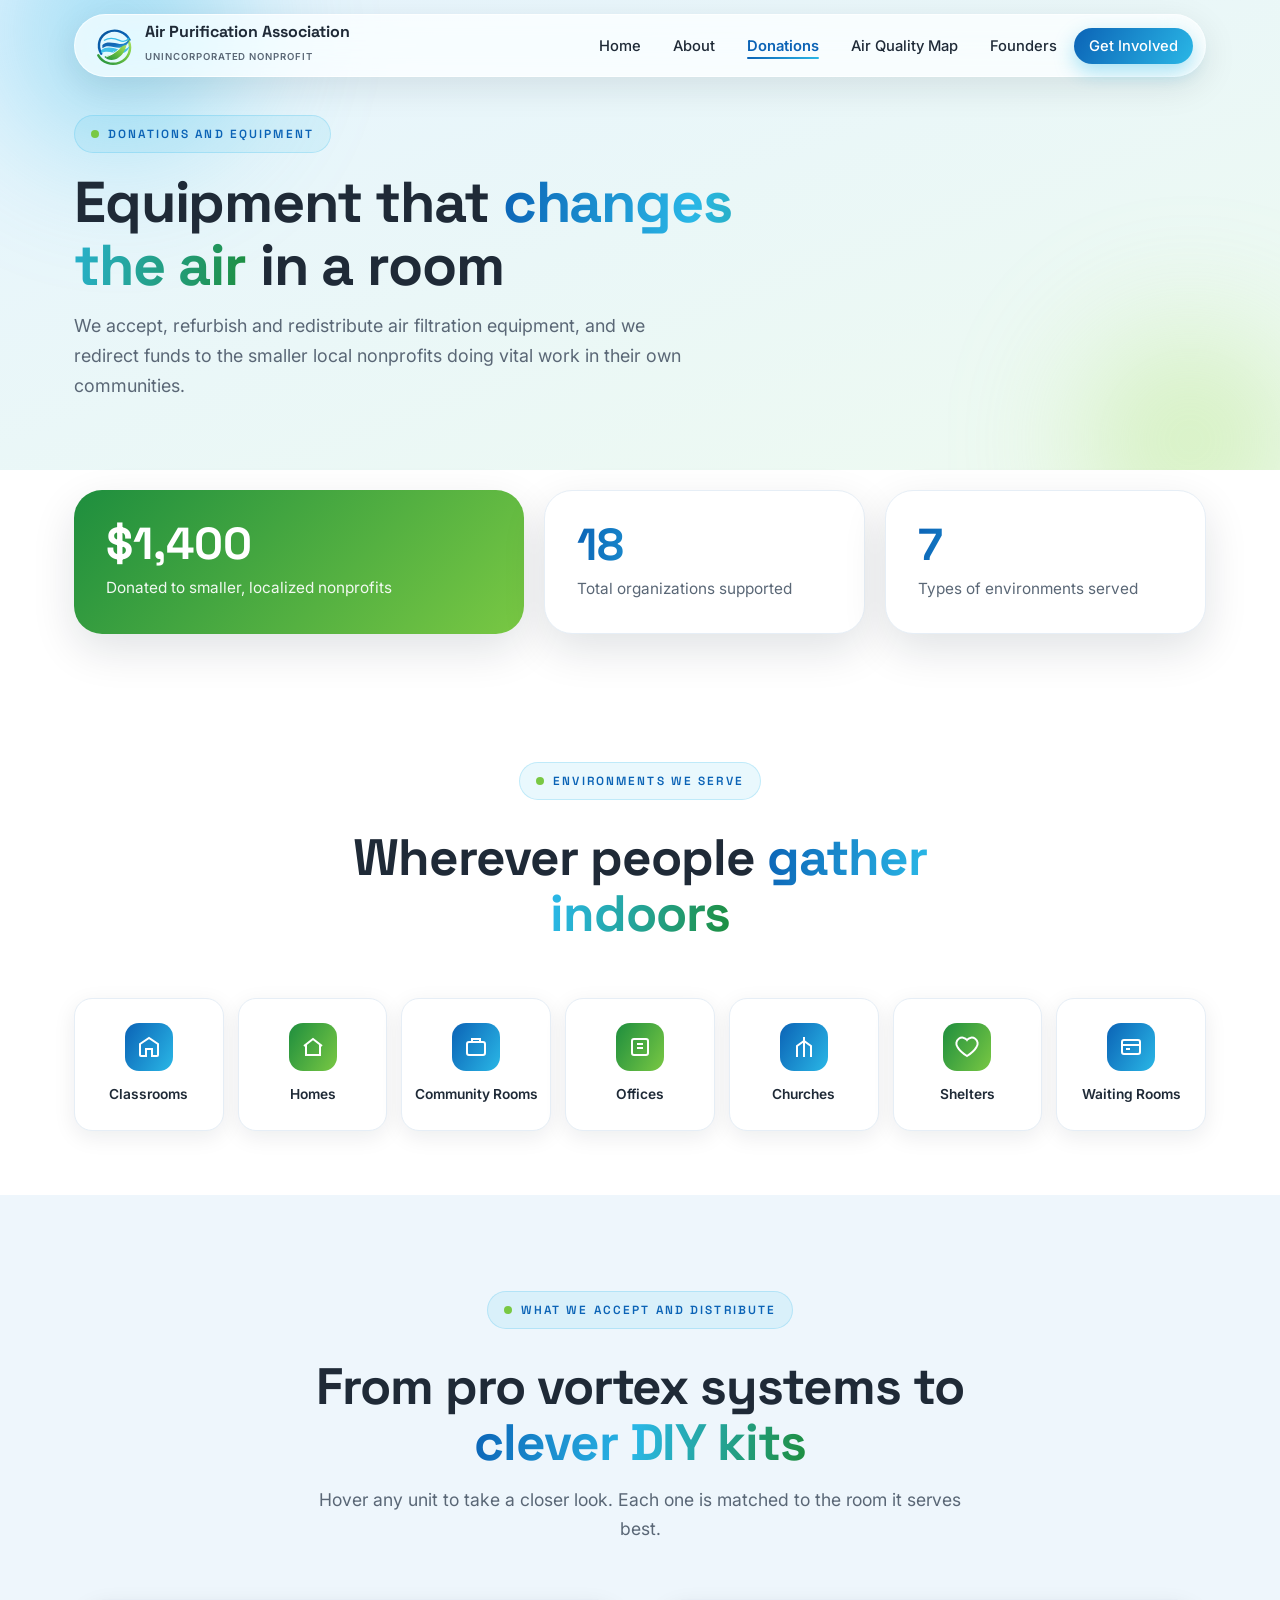
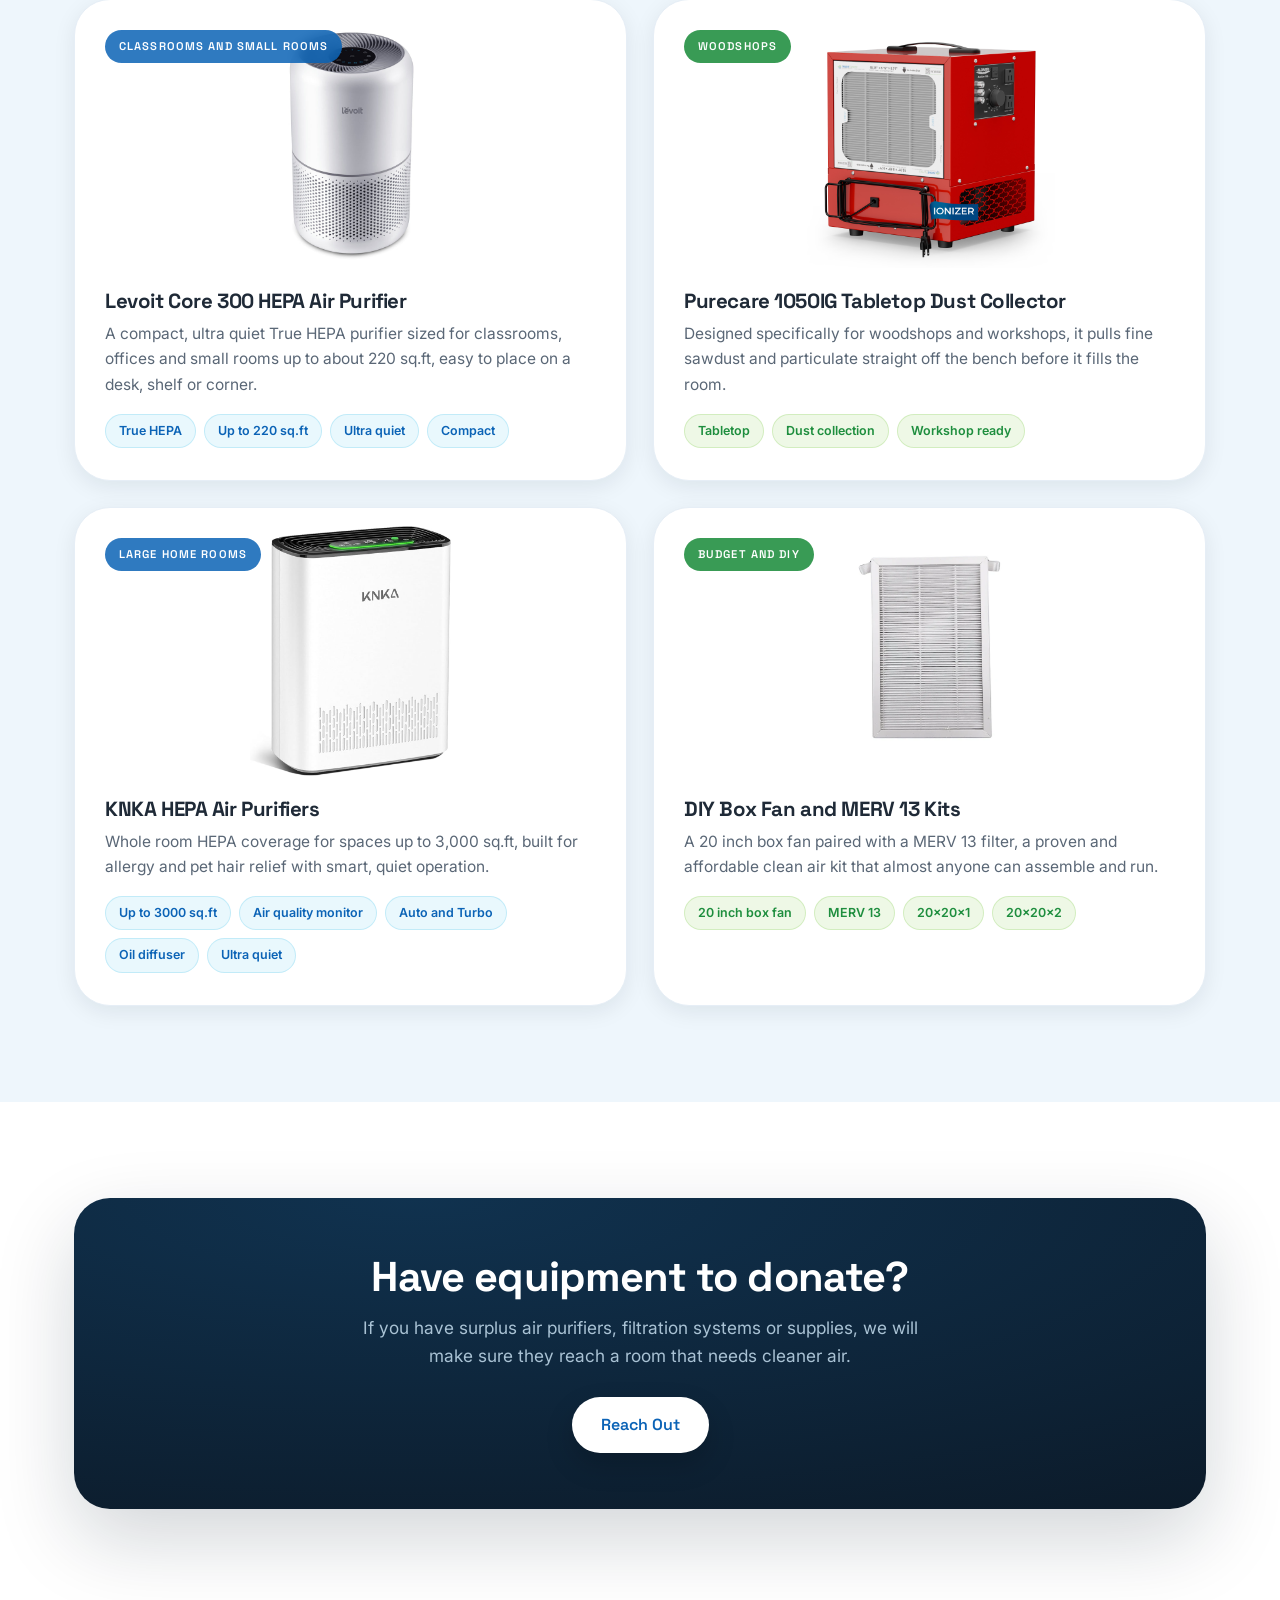
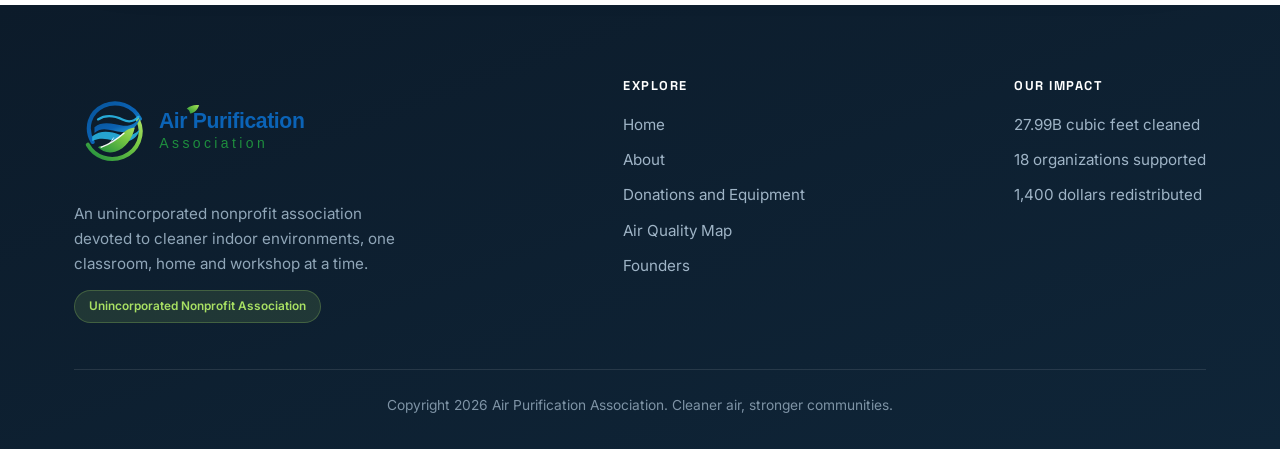
<file: donations.html>
<!DOCTYPE html>
<html lang="en">
<head>
<meta charset="UTF-8" />
<meta name="viewport" content="width=device-width, initial-scale=1.0" />
<title>Donations and Equipment | Air Purification Association</title>
<meta name="description" content="The equipment we accept and distribute, the environments we serve, and the local nonprofits we support." />
<link rel="icon" type="image/png" sizes="64x64" href="Media/logo_assets/favicon_64.png" />
<link rel="preconnect" href="https://fonts.googleapis.com" />
<link rel="preconnect" href="https://fonts.gstatic.com" crossorigin />
<link href="https://fonts.googleapis.com/css2?family=Inter:wght@400;500;600;700&family=Space+Grotesk:wght@500;600;700&display=swap" rel="stylesheet" />
<link rel="stylesheet" href="assets/css/style.css" />
<style>
.don-hero{position:relative;overflow:hidden;background:linear-gradient(160deg,#e6f4ff,#eefaf0);padding:144px 0 70px;}
.don-hero .blob{position:absolute;border-radius:50%;filter:blur(60px);opacity:.5;}
.don-hero .blob.a{width:360px;height:360px;background:radial-gradient(circle,var(--sky),transparent 70%);top:-120px;left:-60px;}
.don-hero .blob.b{width:320px;height:320px;background:radial-gradient(circle,var(--mint),transparent 70%);bottom:-130px;right:-70px;}
.don-hero .container{position:relative;z-index:2;}
.don-hero h1{font-size:clamp(2.2rem,5vw,3.6rem);margin:18px 0 14px;max-width:760px;}
.don-hero p{max-width:620px;color:var(--slate-soft);font-size:1.12rem;}

/* impact band */
.impact{display:grid;grid-template-columns:1.4fr 1fr 1fr;gap:20px;margin-top:-44px;position:relative;z-index:5;}
.icard{border-radius:var(--r-lg);padding:32px;background:#fff;border:1px solid var(--line);box-shadow:var(--sh-md);}
.icard.lead{background:linear-gradient(135deg,var(--leaf),var(--eco));color:#fff;border:none;}
.icard .n{font-family:'Space Grotesk',sans-serif;font-weight:700;font-size:2.8rem;line-height:1;}
.icard:not(.lead) .n{background:var(--grad-brand);-webkit-background-clip:text;background-clip:text;color:transparent;}
.icard .l{margin-top:8px;color:var(--slate-soft);font-size:.96rem;}
.icard.lead .l{color:rgba(255,255,255,.92);}

/* environments */
.env-grid{display:grid;grid-template-columns:repeat(7,1fr);gap:14px;}
.env{display:flex;flex-direction:column;align-items:center;gap:12px;padding:24px 12px;border-radius:var(--r);background:#fff;border:1px solid var(--line);box-shadow:var(--sh-sm);text-align:center;transition:transform .35s var(--ease),box-shadow .35s var(--ease);}
.env:hover{transform:translateY(-6px);box-shadow:var(--sh-md);}
.env .ei{width:48px;height:48px;border-radius:14px;display:grid;place-items:center;background:var(--grad-cool);}
.env:nth-child(even) .ei{background:var(--grad-green);}
.env .ei svg{width:24px;height:24px;stroke:#fff;fill:none;stroke-width:2;}
.env span{font-weight:600;font-size:.86rem;}

/* accept products */
.acc-grid{display:grid;grid-template-columns:repeat(2,1fr);gap:26px;}
.acc{border-radius:var(--r-xl);background:#fff;border:1px solid var(--line);box-shadow:var(--sh-sm);overflow:hidden;display:flex;flex-direction:column;transition:box-shadow .35s var(--ease);}
.acc:hover{box-shadow:var(--sh-lg);}
.acc-media{position:relative;padding:18px;cursor:pointer;}
.acc-media .frame{border-radius:var(--r-lg);overflow:hidden;transition:transform .15s ease-out;background:#fff;}
.acc-media img{width:100%;height:250px;object-fit:contain;display:block;}
.acc-tag{position:absolute;top:30px;left:30px;z-index:3;font-family:'Space Grotesk',sans-serif;font-size:.7rem;font-weight:600;letter-spacing:.1em;text-transform:uppercase;color:#fff;background:rgba(11,99,182,.85);backdrop-filter:blur(6px);padding:7px 14px;border-radius:999px;}
.acc-tag.g{background:rgba(30,142,62,.88);}
.acc-body{padding:4px 30px 32px;}
.acc-body h3{font-size:1.28rem;margin-bottom:8px;}
.acc-body p{color:var(--slate-soft);font-size:.97rem;}
.chips{display:flex;flex-wrap:wrap;gap:8px;margin-top:16px;}
.chips span{font-size:.78rem;font-weight:600;padding:6px 13px;border-radius:999px;background:rgba(42,183,230,.1);color:var(--air-blue);border:1px solid rgba(42,183,230,.2);}
.acc.g .chips span{background:rgba(121,200,67,.13);color:var(--leaf);border-color:rgba(121,200,67,.24);}

/* cta */
.cta-inner{text-align:center;border-radius:var(--r-xl);padding:56px 40px;background:radial-gradient(120% 120% at 30% 0%,#10324f,#0c1b2a);color:#fff;box-shadow:var(--sh-lg);}
.cta-inner h2{font-size:clamp(1.8rem,4vw,2.6rem);margin-bottom:14px;color:#fff;}
.cta-inner p{max-width:560px;margin:0 auto 26px;color:#a9c2d4;font-size:1.08rem;}

@media(max-width:980px){.env-grid{grid-template-columns:repeat(4,1fr);}}
@media(max-width:880px){
  .impact{grid-template-columns:1fr;}
  .acc-grid{grid-template-columns:1fr;}
}
@media(max-width:520px){.env-grid{grid-template-columns:repeat(2,1fr);}}
</style>
</head>
<body class="page-don">

<header class="nav">
  <div class="container">
    <nav class="nav-in">
      <a href="index.html" class="brand">
        <img src="Media/logo_assets/air_purification_association_icon.svg" alt="Air Purification Association logo" />
        <span><b>Air Purification Association</b><small>Unincorporated Nonprofit</small></span>
      </a>
      <ul class="nav-links" id="navLinks">
        <li><a href="index.html">Home</a></li>
        <li><a href="about.html">About</a></li>
        <li><a href="donations.html" class="active">Donations</a></li>
        <li><a href="airquality.html">Air Quality Map</a></li>
        <li><a href="founders.html">Founders</a></li>
        <li><a href="#accept" class="nav-cta">Get Involved</a></li>
      </ul>
      <button class="burger" id="burger" aria-label="Menu"><span></span><span></span><span></span></button>
    </nav>
  </div>
</header>

<section class="don-hero">
  <div class="blob a"></div><div class="blob b"></div>
  <div class="container">
    <span class="eyebrow reveal"><span class="dot"></span>Donations and equipment</span>
    <h1 class="reveal d1">Equipment that <span class="grad-text">changes the air</span> in a room</h1>
    <p class="reveal d2">We accept, refurbish and redistribute air filtration equipment, and we redirect funds to the smaller local nonprofits doing vital work in their own communities.</p>
  </div>
</section>

<section class="section tight">
  <div class="container">
    <div class="impact">
      <div class="icard lead reveal"><div class="n" data-prefix="$"><span data-count="1400" data-prefix="$">0</span></div><div class="l">Donated to smaller, localized nonprofits</div></div>
      <div class="icard reveal d1"><div class="n"><span data-count="18">0</span></div><div class="l">Total organizations supported</div></div>
      <div class="icard reveal d2"><div class="n"><span data-count="7">0</span></div><div class="l">Types of environments served</div></div>
    </div>
  </div>
</section>

<section class="section tight">
  <div class="container">
    <div class="sec-head">
      <span class="eyebrow reveal"><span class="dot"></span>Environments we serve</span>
      <h2 class="h-sec reveal d1" style="margin-top:14px;">Wherever people <span class="grad-text">gather indoors</span></h2>
    </div>
    <div class="env-grid">
      <div class="env reveal"><div class="ei"><svg viewBox="0 0 24 24"><path d="M3 9l9-6 9 6v11a1 1 0 01-1 1h-5v-7H9v7H4a1 1 0 01-1-1z"/></svg></div><span>Classrooms</span></div>
      <div class="env reveal"><div class="ei"><svg viewBox="0 0 24 24"><path d="M3 11l9-7 9 7"/><path d="M5 10v10h14V10"/></svg></div><span>Homes</span></div>
      <div class="env reveal"><div class="ei"><svg viewBox="0 0 24 24"><rect x="3" y="7" width="18" height="13" rx="2"/><path d="M8 7V4h8v3"/></svg></div><span>Community Rooms</span></div>
      <div class="env reveal"><div class="ei"><svg viewBox="0 0 24 24"><rect x="4" y="4" width="16" height="16" rx="2"/><path d="M9 9h6M9 13h6"/></svg></div><span>Offices</span></div>
      <div class="env reveal"><div class="ei"><svg viewBox="0 0 24 24"><path d="M12 2v20M5 22V11l7-5 7 5v11"/></svg></div><span>Churches</span></div>
      <div class="env reveal"><div class="ei"><svg viewBox="0 0 24 24"><path d="M12 21s-7-4.4-9.5-9A5.5 5.5 0 0112 5a5.5 5.5 0 019.5 7c-2.5 4.6-9.5 9-9.5 9z"/></svg></div><span>Shelters</span></div>
      <div class="env reveal"><div class="ei"><svg viewBox="0 0 24 24"><rect x="3" y="5" width="18" height="14" rx="2"/><path d="M3 10h18M7 14h4"/></svg></div><span>Waiting Rooms</span></div>
    </div>
  </div>
</section>

<section class="section tint" id="accept">
  <div class="container">
    <div class="sec-head">
      <span class="eyebrow reveal"><span class="dot"></span>What we accept and distribute</span>
      <h2 class="h-sec reveal d1" style="margin-top:14px;">From pro vortex systems to <span class="grad-text">clever DIY kits</span></h2>
      <p class="reveal d2">Hover any unit to take a closer look. Each one is matched to the room it serves best.</p>
    </div>
    <div class="acc-grid">

      <article class="acc reveal">
        <div class="acc-media" data-tilt data-tilt-max="7">
          <span class="acc-tag">Classrooms and Small Rooms</span>
          <div class="frame" data-tilt-inner>
            <img src="Media/Levoit300.jpg" alt="Levoit Core 300 HEPA air purifier" onerror="this.onerror=null;this.src='Media/products/levoit.svg';" />
          </div>
        </div>
        <div class="acc-body">
          <h3>Levoit Core 300 HEPA Air Purifier</h3>
          <p>A compact, ultra quiet True HEPA purifier sized for classrooms, offices and small rooms up to about 220 sq.ft, easy to place on a desk, shelf or corner.</p>
          <div class="chips"><span>True HEPA</span><span>Up to 220 sq.ft</span><span>Ultra quiet</span><span>Compact</span></div>
        </div>
      </article>

      <article class="acc g reveal d1">
        <div class="acc-media" data-tilt data-tilt-max="7">
          <span class="acc-tag g">Woodshops</span>
          <div class="frame" data-tilt-inner>
            <img src="Media/Purecare1050IG.jpg" alt="Purecare 1050IG tabletop dust collector" onerror="this.onerror=null;this.src='Media/products/purecare.svg';" />
          </div>
        </div>
        <div class="acc-body">
          <h3>Purecare 1050IG Tabletop Dust Collector</h3>
          <p>Designed specifically for woodshops and workshops, it pulls fine sawdust and particulate straight off the bench before it fills the room.</p>
          <div class="chips"><span>Tabletop</span><span>Dust collection</span><span>Workshop ready</span></div>
        </div>
      </article>

      <article class="acc reveal">
        <div class="acc-media" data-tilt data-tilt-max="7">
          <span class="acc-tag">Large Home Rooms</span>
          <div class="frame" data-tilt-inner>
            <img src="Media/KNKA.jpg" alt="KNKA HEPA tower air purifier" onerror="this.onerror=null;this.src='Media/products/knka.svg';" />
          </div>
        </div>
        <div class="acc-body">
          <h3>KNKA HEPA Air Purifiers</h3>
          <p>Whole room HEPA coverage for spaces up to 3,000 sq.ft, built for allergy and pet hair relief with smart, quiet operation.</p>
          <div class="chips"><span>Up to 3000 sq.ft</span><span>Air quality monitor</span><span>Auto and Turbo</span><span>Oil diffuser</span><span>Ultra quiet</span></div>
        </div>
      </article>

      <article class="acc g reveal d1">
        <div class="acc-media" data-tilt data-tilt-max="7">
          <span class="acc-tag g">Budget and DIY</span>
          <div class="frame" data-tilt-inner>
            <img src="Media/MERV13.png" alt="Box fan paired with MERV 13 filter" onerror="this.onerror=null;this.src='Media/products/boxfan.svg';" />
          </div>
        </div>
        <div class="acc-body">
          <h3>DIY Box Fan and MERV 13 Kits</h3>
          <p>A 20 inch box fan paired with a MERV 13 filter, a proven and affordable clean air kit that almost anyone can assemble and run.</p>
          <div class="chips"><span>20 inch box fan</span><span>MERV 13</span><span>20x20x1</span><span>20x20x2</span></div>
        </div>
      </article>

    </div>
  </div>
</section>

<section class="section">
  <div class="container">
    <div class="cta-inner reveal">
      <h2>Have equipment to donate?</h2>
      <p>If you have surplus air purifiers, filtration systems or supplies, we will make sure they reach a room that needs cleaner air.</p>
      <a href="mailto:rakesh.awasthi@ieee.org" class="btn btn-light">Reach Out</a>
    </div>
  </div>
</section>

<footer class="foot">
  <div class="container">
    <div class="foot-grid">
      <div class="foot-brand">
        <img src="Media/logo_assets/air_purification_association_full_logo.svg" alt="Air Purification Association" />
        <p>An unincorporated nonprofit association devoted to cleaner indoor environments, one classroom, home and workshop at a time.</p>
        <span class="foot-badge">Unincorporated Nonprofit Association</span>
      </div>
      <div>
        <h5>Explore</h5>
        <a class="fl" href="index.html">Home</a>
        <a class="fl" href="about.html">About</a>
        <a class="fl" href="donations.html">Donations and Equipment</a>
        <a class="fl" href="airquality.html">Air Quality Map</a>
        <a class="fl" href="founders.html">Founders</a>
      </div>
      <div>
        <h5>Our Impact</h5>
        <a class="fl" href="index.html"><span data-live="compactB">15.83B</span> cubic feet cleaned</a>
        <a class="fl" href="donations.html">18 organizations supported</a>
        <a class="fl" href="donations.html">1,400 dollars redistributed</a>
      </div>
    </div>
    <div class="foot-bottom">Copyright <span data-year></span> Air Purification Association. Cleaner air, stronger communities.</div>
  </div>
</footer>

<script src="assets/js/app.js"></script>
</body>
</html>
</file>
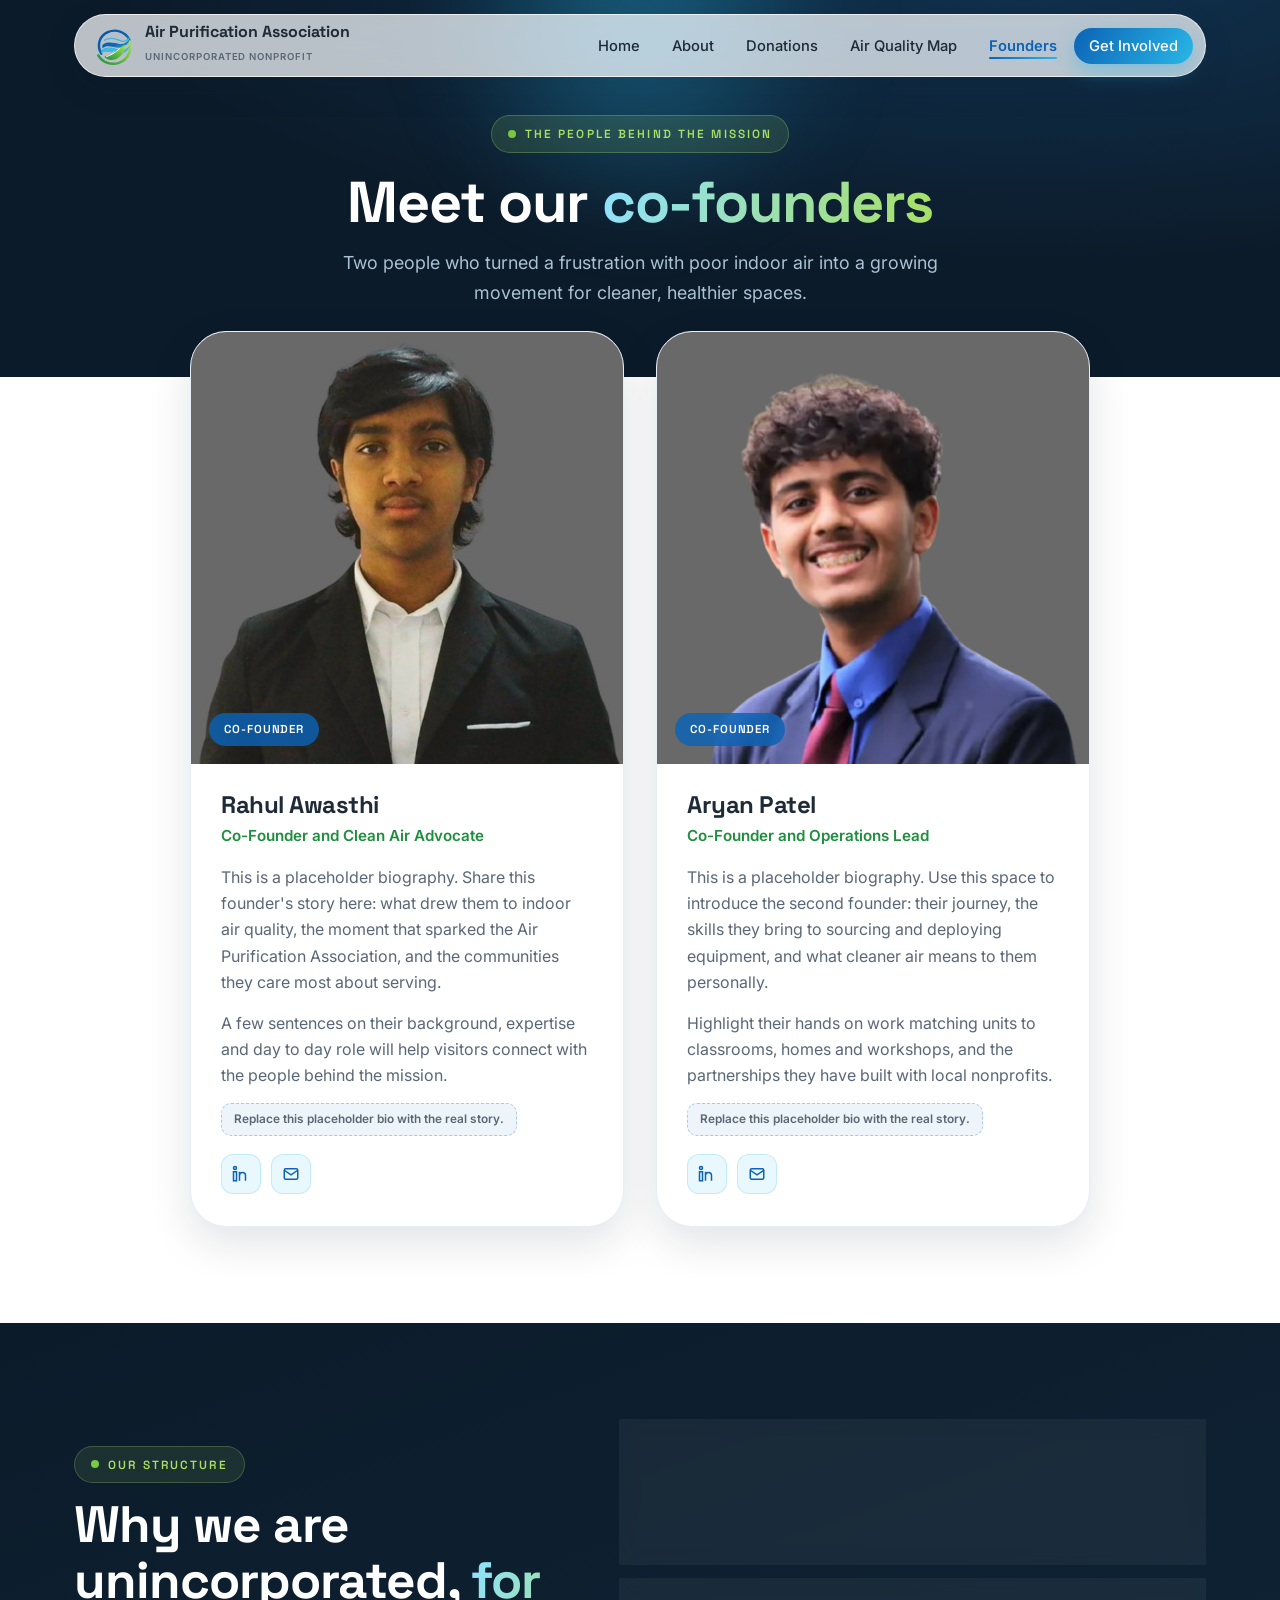
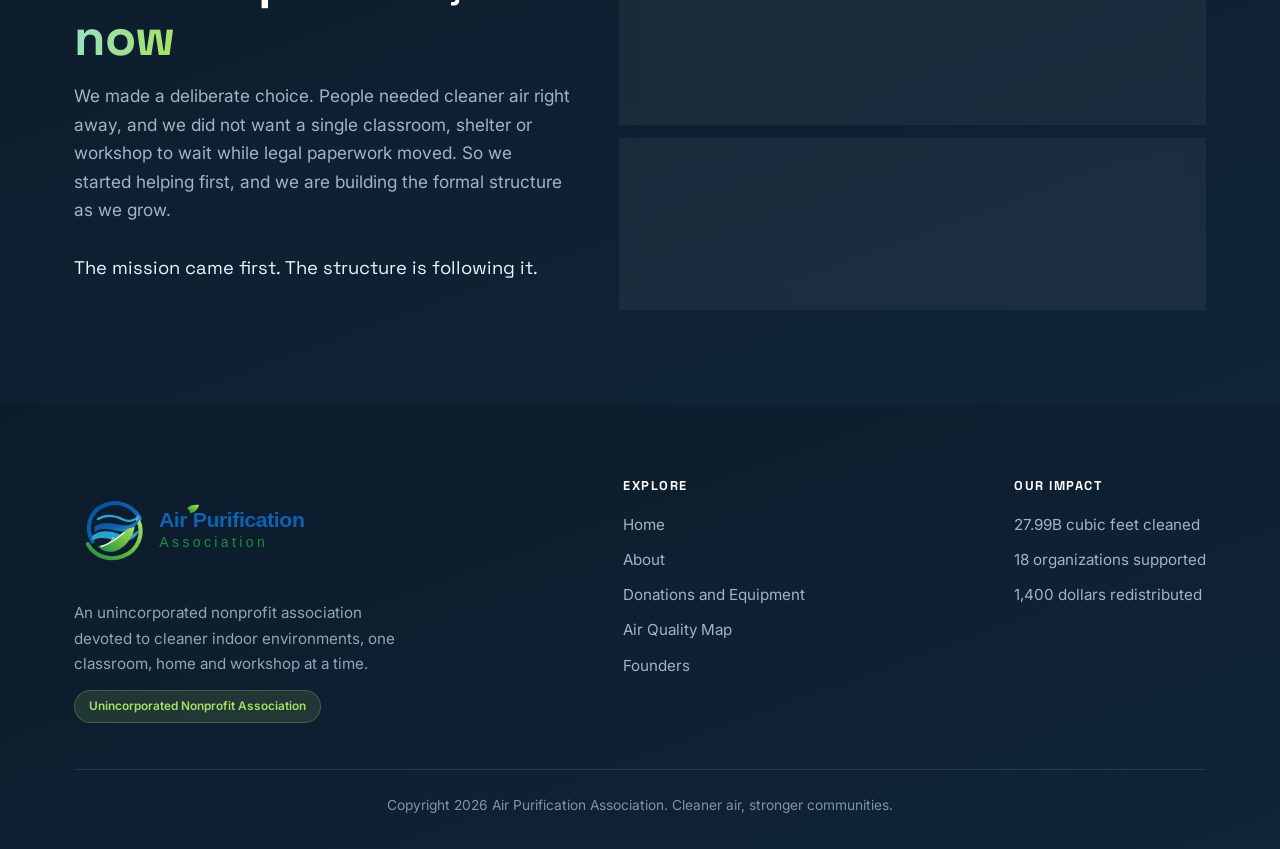
<file: founders.html>
<!DOCTYPE html>
<html lang="en">
<head>
<meta charset="UTF-8" />
<meta name="viewport" content="width=device-width, initial-scale=1.0" />
<title>Founders | Air Purification Association</title>
<meta name="description" content="Meet the two co-founders behind the Air Purification Association." />
<link rel="icon" type="image/png" sizes="64x64" href="Media/logo_assets/favicon_64.png" />
<link rel="preconnect" href="https://fonts.googleapis.com" />
<link rel="preconnect" href="https://fonts.gstatic.com" crossorigin />
<link href="https://fonts.googleapis.com/css2?family=Inter:wght@400;500;600;700&family=Space+Grotesk:wght@500;600;700&display=swap" rel="stylesheet" />
<link rel="stylesheet" href="assets/css/style.css" />
<style>
.fnd-hero{position:relative;overflow:hidden;background:radial-gradient(120% 120% at 80% 0%,#10324f,#0c1b2a 60%);color:#eaf4fb;padding:144px 0 70px;text-align:center;}
.fnd-hero .glow{position:absolute;width:420px;height:420px;border-radius:50%;background:radial-gradient(circle,rgba(42,183,230,.4),transparent 70%);top:-160px;left:50%;transform:translateX(-50%);filter:blur(40px);}
.fnd-hero .container{position:relative;z-index:2;}
.fnd-hero .eyebrow{color:var(--mint);background:rgba(168,224,99,.12);border-color:rgba(168,224,99,.28);}
.fnd-hero h1{color:#fff;font-size:clamp(2.2rem,5vw,3.6rem);margin:18px auto 14px;max-width:680px;}
.fnd-hero p{color:#a9c2d4;max-width:600px;margin:0 auto;font-size:1.12rem;}

.fgrid{display:grid;grid-template-columns:repeat(2,1fr);gap:32px;max-width:900px;margin:-46px auto 0;position:relative;z-index:5;}
.fcard{background:#fff;border:1px solid var(--line);border-radius:var(--r-xl);overflow:hidden;box-shadow:var(--sh-md);transition:transform .45s var(--ease),box-shadow .45s var(--ease);}
.fcard:hover{transform:translateY(-8px);box-shadow:var(--sh-lg);}
.photo{position:relative;aspect-ratio:1/1;overflow:hidden;background:linear-gradient(135deg,rgba(42,183,230,.16),rgba(121,200,67,.16));}
.photo img{width:100%;height:100%;object-fit:cover;transition:transform .6s var(--ease);}
.fcard:hover .photo img{transform:scale(1.05);}
.photo .fallback{position:absolute;inset:0;display:flex;flex-direction:column;align-items:center;justify-content:center;gap:12px;}
.photo .fallback svg{width:62px;height:62px;stroke:var(--air-blue);fill:none;stroke-width:1.4;opacity:.5;}
.photo .fallback span{font-size:.82rem;color:var(--slate-soft);font-weight:600;}
.role{position:absolute;left:18px;bottom:18px;z-index:3;font-family:'Space Grotesk',sans-serif;font-size:.72rem;font-weight:600;letter-spacing:.08em;text-transform:uppercase;color:#fff;background:rgba(11,99,182,.82);backdrop-filter:blur(6px);padding:7px 15px;border-radius:999px;}
.fbody{padding:28px 30px 32px;}
.fbody h2{font-size:1.5rem;margin-bottom:4px;}
.fbody .ttl{color:var(--leaf);font-weight:600;font-size:.95rem;margin-bottom:16px;display:block;}
.fbody p{color:var(--slate-soft);font-size:1rem;margin-bottom:14px;}
.ph-note{display:inline-block;font-size:.74rem;font-weight:600;color:var(--slate-soft);background:rgba(11,99,182,.07);border:1px dashed rgba(11,99,182,.3);padding:6px 12px;border-radius:10px;}
.socials{display:flex;gap:10px;margin-top:18px;}
.socials a{width:40px;height:40px;border-radius:12px;display:grid;place-items:center;background:rgba(42,183,230,.1);border:1px solid rgba(42,183,230,.2);transition:.3s var(--ease);}
.socials a:hover{background:var(--air-blue);transform:translateY(-3px);}
.socials a svg{width:18px;height:18px;stroke:var(--air-blue);fill:none;stroke-width:2;transition:stroke .3s;}
.socials a:hover svg{stroke:#fff;}
@media(max-width:760px){.fgrid{grid-template-columns:1fr;}}

/* why unincorporated */
.inc-grid{display:grid;grid-template-columns:.92fr 1.08fr;gap:46px;align-items:center;}
.inc-grid .intro p{color:#9fb4c6;font-size:1.08rem;margin-top:16px;}
.inc-cards{display:flex;flex-direction:column;gap:14px;}
.inc-card{display:flex;gap:16px;background:rgba(255,255,255,.05);border:1px solid rgba(255,255,255,.12);border-radius:var(--r-lg);padding:22px 24px;backdrop-filter:blur(8px);}
.inc-num{width:34px;height:34px;border-radius:10px;display:grid;place-items:center;flex:none;background:var(--grad-green);color:#fff;font-family:'Space Grotesk',sans-serif;font-weight:700;}
.inc-card.b .inc-num{background:var(--grad-cool);}
.inc-card h3{color:#fff;font-size:1.1rem;margin-bottom:5px;}
.inc-card p{color:#9fb4c6;font-size:.95rem;}
.inc-close{margin-top:28px;font-family:'Space Grotesk',sans-serif;font-size:1.15rem;color:#eaf4fb;}
@media(max-width:820px){.inc-grid{grid-template-columns:1fr;}}
</style>
</head>
<body class="page-fnd">

<header class="nav">
  <div class="container">
    <nav class="nav-in">
      <a href="index.html" class="brand">
        <img src="Media/logo_assets/air_purification_association_icon.svg" alt="Air Purification Association logo" />
        <span><b>Air Purification Association</b><small>Unincorporated Nonprofit</small></span>
      </a>
      <ul class="nav-links" id="navLinks">
        <li><a href="index.html">Home</a></li>
        <li><a href="about.html">About</a></li>
        <li><a href="donations.html">Donations</a></li>
        <li><a href="airquality.html">Air Quality Map</a></li>
        <li><a href="founders.html" class="active">Founders</a></li>
        <li><a href="donations.html" class="nav-cta">Get Involved</a></li>
      </ul>
      <button class="burger" id="burger" aria-label="Menu"><span></span><span></span><span></span></button>
    </nav>
  </div>
</header>

<section class="fnd-hero">
  <div class="glow"></div>
  <div class="container">
    <span class="eyebrow reveal"><span class="dot"></span>The people behind the mission</span>
    <h1 class="reveal d1">Meet our <span class="grad-text" style="background:linear-gradient(100deg,#8fe1ff,#a8e063);-webkit-background-clip:text;background-clip:text;color:transparent;">co-founders</span></h1>
    <p class="reveal d2">Two people who turned a frustration with poor indoor air into a growing movement for cleaner, healthier spaces.</p>
  </div>
</section>

<section class="section" style="padding-top:0;">
  <div class="container">
    <div class="fgrid">

      <article class="fcard reveal">
        <div class="photo">
          <img src="Media/founder-1.jpeg" alt="Co-founder portrait" loading="lazy"
               onerror="this.style.display='none';this.nextElementSibling.style.display='flex';" />
          <div class="fallback" style="display:none;">
            <svg viewBox="0 0 24 24"><circle cx="12" cy="8" r="4"/><path d="M4 21c0-4 4-6 8-6s8 2 8 6"/></svg>
            <span>founder-1.jpeg</span>
          </div>
          <span class="role">Co-Founder</span>
        </div>
        <div class="fbody">
          <h2>Rahul Awasthi</h2>
          <span class="ttl">Co-Founder and Clean Air Advocate</span>
          <p>This is a placeholder biography. Share this founder's story here: what drew them to indoor air quality, the moment that sparked the Air Purification Association, and the communities they care most about serving.</p>
          <p>A few sentences on their background, expertise and day to day role will help visitors connect with the people behind the mission.</p>
          <span class="ph-note">Replace this placeholder bio with the real story.</span>
          <div class="socials">
            <a href="#" aria-label="LinkedIn"><svg viewBox="0 0 24 24"><rect x="2" y="9" width="4" height="12"/><circle cx="4" cy="4" r="2"/><path d="M10 9v12M10 14a4 4 0 018 0v7"/></svg></a>
            <a href="#" aria-label="Email"><svg viewBox="0 0 24 24"><rect x="3" y="5" width="18" height="14" rx="2"/><path d="M3 7l9 6 9-6"/></svg></a>
          </div>
        </div>
      </article>

      <article class="fcard reveal d1">
        <div class="photo">
          <img src="Media/founder-2.png" alt="Co-founder portrait" loading="lazy"
               onerror="this.style.display='none';this.nextElementSibling.style.display='flex';" />
          <div class="fallback" style="display:none;">
            <svg viewBox="0 0 24 24"><circle cx="12" cy="8" r="4"/><path d="M4 21c0-4 4-6 8-6s8 2 8 6"/></svg>
            <span>founder-2.png</span>
          </div>
          <span class="role">Co-Founder</span>
        </div>
        <div class="fbody">
          <h2>Aryan Patel</h2>
          <span class="ttl">Co-Founder and Operations Lead</span>
          <p>This is a placeholder biography. Use this space to introduce the second founder: their journey, the skills they bring to sourcing and deploying equipment, and what cleaner air means to them personally.</p>
          <p>Highlight their hands on work matching units to classrooms, homes and workshops, and the partnerships they have built with local nonprofits.</p>
          <span class="ph-note">Replace this placeholder bio with the real story.</span>
          <div class="socials">
            <a href="#" aria-label="LinkedIn"><svg viewBox="0 0 24 24"><rect x="2" y="9" width="4" height="12"/><circle cx="4" cy="4" r="2"/><path d="M10 9v12M10 14a4 4 0 018 0v7"/></svg></a>
            <a href="#" aria-label="Email"><svg viewBox="0 0 24 24"><rect x="3" y="5" width="18" height="14" rx="2"/><path d="M3 7l9 6 9-6"/></svg></a>
          </div>
        </div>
      </article>

    </div>
  </div>
</section>

<section class="section dark">
  <div class="container">
    <div class="inc-grid">
      <div class="intro reveal">
        <span class="eyebrow"><span class="dot"></span>Our structure</span>
        <h2 class="h-sec" style="margin-top:14px;">Why we are unincorporated, <span style="background:linear-gradient(100deg,#8fe1ff,#a8e063);-webkit-background-clip:text;background-clip:text;color:transparent;">for now</span></h2>
        <p>We made a deliberate choice. People needed cleaner air right away, and we did not want a single classroom, shelter or workshop to wait while legal paperwork moved. So we started helping first, and we are building the formal structure as we grow.</p>
        <div class="inc-close">The mission came first. The structure is following it.</div>
      </div>
      <div class="inc-cards">
        <div class="inc-card reveal">
          <div class="inc-num">1</div>
          <div><h3>Impact before paperwork</h3><p>We wanted to change things immediately. Operating as an unincorporated nonprofit association let us put equipment into real rooms now, instead of spending our first months on filings.</p></div>
        </div>
        <div class="inc-card b reveal d1">
          <div class="inc-num">2</div>
          <div><h3>Lean, hands on and direct</h3><p>Staying small keeps us focused entirely on the work: collecting units, refurbishing them, matching them to spaces, and getting them out the door fast.</p></div>
        </div>
        <div class="inc-card reveal d2">
          <div class="inc-num">3</div>
          <div><h3>Built to formalize</h3><p>As we grow, we plan to incorporate as a nonprofit corporation and pursue formal tax exempt status, so we can serve more communities, accept larger donations, and steward every dollar transparently.</p></div>
        </div>
      </div>
    </div>
  </div>
</section>

<footer class="foot">
  <div class="container">
    <div class="foot-grid">
      <div class="foot-brand">
        <img src="Media/logo_assets/air_purification_association_full_logo.svg" alt="Air Purification Association" />
        <p>An unincorporated nonprofit association devoted to cleaner indoor environments, one classroom, home and workshop at a time.</p>
        <span class="foot-badge">Unincorporated Nonprofit Association</span>
      </div>
      <div>
        <h5>Explore</h5>
        <a class="fl" href="index.html">Home</a>
        <a class="fl" href="about.html">About</a>
        <a class="fl" href="donations.html">Donations and Equipment</a>
        <a class="fl" href="airquality.html">Air Quality Map</a>
        <a class="fl" href="founders.html">Founders</a>
      </div>
      <div>
        <h5>Our Impact</h5>
        <a class="fl" href="index.html"><span data-live="compactB">15.83B</span> cubic feet cleaned</a>
        <a class="fl" href="donations.html">18 organizations supported</a>
        <a class="fl" href="donations.html">1,400 dollars redistributed</a>
      </div>
    </div>
    <div class="foot-bottom">Copyright <span data-year></span> Air Purification Association. Cleaner air, stronger communities.</div>
  </div>
</footer>

<script src="assets/js/app.js"></script>
</body>
</html>
</file>
<file: assets/css/style.css>
/* =================================================================
   AIR PURIFICATION ASSOCIATION  -  shared design system
   No em dashes or en dashes anywhere in this project.
   ================================================================= */

:root{
  /* brand */
  --air-blue:#0B63B6;
  --air-blue-d:#075499;
  --sky:#2AB7E6;
  --leaf:#1E8E3E;
  --eco:#79C843;
  --mint:#A8E063;
  /* neutrals */
  --ink:#0c1b2a;          /* deep navy for dark sections */
  --ink-2:#0f2538;
  --slate:#1f2a37;
  --slate-soft:#5a6776;
  --line:#e6eef6;
  --paper:#ffffff;
  --paper-tint:#eef6fc;   /* very light blue tint */
  --paper-mint:#eefaf0;   /* very light green tint */
  /* effects */
  --glass:rgba(255,255,255,0.62);
  --glass-brd:rgba(255,255,255,0.7);
  --sh-sm:0 6px 22px rgba(12,27,42,.08);
  --sh-md:0 16px 44px rgba(12,27,42,.12);
  --sh-lg:0 30px 80px rgba(12,27,42,.18);
  --r:18px;
  --r-lg:28px;
  --r-xl:36px;
  --ease:cubic-bezier(.22,1,.36,1);
  --maxw:1180px;
  --nav-h:120px;
  --grad-brand:linear-gradient(100deg,var(--air-blue),var(--sky) 48%,var(--leaf));
  --grad-cool:linear-gradient(120deg,var(--air-blue),var(--sky));
  --grad-green:linear-gradient(120deg,var(--leaf),var(--eco));
}

*{box-sizing:border-box;margin:0;padding:0;}
html{scroll-behavior:smooth;-webkit-text-size-adjust:100%;}
body{
  font-family:'Inter',Arial,Helvetica,sans-serif;
  color:var(--slate);
  background:var(--paper);
  line-height:1.65;
  overflow-x:hidden;
  -webkit-font-smoothing:antialiased;
}
img{max-width:100%;display:block;}
a{color:inherit;}

/* ---------- type ---------- */
h1,h2,h3,h4{font-family:'Space Grotesk','Inter',sans-serif;line-height:1.1;letter-spacing:-.02em;font-weight:700;color:var(--slate);}
.display{font-size:clamp(2.4rem,6vw,4.4rem);font-weight:700;}
.h-sec{font-size:clamp(2rem,4.4vw,3.2rem);font-weight:700;}
.grad-text{background:var(--grad-brand);-webkit-background-clip:text;background-clip:text;color:transparent;}
.grad-text.green{background:var(--grad-green);-webkit-background-clip:text;background-clip:text;color:transparent;}

.container{max-width:var(--maxw);margin:0 auto;padding:0 24px;}
.section{padding:96px 0;position:relative;}
.section.tight{padding:64px 0;}
.section.tint{background:var(--paper-tint);}
.section.mint{background:var(--paper-mint);}
.section.dark{background:linear-gradient(160deg,var(--ink),var(--ink-2));color:#dCEbf7;}
.section.dark h1,.section.dark h2,.section.dark h3{color:#fff;}

.center{text-align:center;}
.sec-head{max-width:680px;margin:0 auto 56px;text-align:center;}
.sec-head .eyebrow{margin-bottom:16px;}
.sec-head p{color:var(--slate-soft);font-size:1.1rem;margin-top:14px;}
.section.dark .sec-head p{color:#9fb6c9;}

.eyebrow{display:inline-flex;align-items:center;gap:9px;font-family:'Space Grotesk',sans-serif;font-size:.74rem;font-weight:600;letter-spacing:.18em;text-transform:uppercase;color:var(--air-blue);padding:8px 16px;border-radius:999px;background:rgba(42,183,230,.1);border:1px solid rgba(42,183,230,.22);}
.section.dark .eyebrow{color:var(--mint);background:rgba(168,224,99,.1);border-color:rgba(168,224,99,.25);}
.dot{width:8px;height:8px;border-radius:50%;background:var(--eco);box-shadow:0 0 0 0 rgba(121,200,67,.6);animation:pulse 2.4s infinite;}
@keyframes pulse{0%{box-shadow:0 0 0 0 rgba(121,200,67,.5);}70%{box-shadow:0 0 0 12px rgba(121,200,67,0);}100%{box-shadow:0 0 0 0 rgba(121,200,67,0);}}

/* ---------- buttons ---------- */
.btn{display:inline-flex;align-items:center;gap:9px;text-decoration:none;font-family:'Space Grotesk',sans-serif;font-weight:600;font-size:1rem;padding:14px 28px;border-radius:999px;border:1px solid transparent;cursor:pointer;transition:transform .3s var(--ease),box-shadow .3s var(--ease),background .3s;}
.btn-primary{background:var(--grad-cool);color:#fff;box-shadow:0 12px 28px rgba(42,183,230,.4);}
.btn-primary:hover{transform:translateY(-3px);box-shadow:0 18px 38px rgba(42,183,230,.5);}
.btn-green{background:var(--grad-green);color:#fff;box-shadow:0 12px 28px rgba(121,200,67,.4);}
.btn-green:hover{transform:translateY(-3px);}
.btn-ghost{background:transparent;color:var(--air-blue);border-color:rgba(11,99,182,.3);}
.btn-ghost:hover{background:rgba(11,99,182,.06);transform:translateY(-3px);}
.btn-light{background:#fff;color:var(--air-blue);box-shadow:0 12px 28px rgba(0,0,0,.18);}
.btn-light:hover{transform:translateY(-3px);}
.btn-outline-light{background:rgba(255,255,255,.08);color:#fff;border-color:rgba(255,255,255,.35);backdrop-filter:blur(8px);}
.btn-outline-light:hover{background:rgba(255,255,255,.16);transform:translateY(-3px);}

/* ---------- navbar (glass accent) ---------- */
/* nav overlays the first section so there is never a white strip above the hero */
.nav{position:sticky;top:0;z-index:200;padding:14px 0;margin-bottom:calc(-1 * var(--nav-h));transition:padding .3s var(--ease);}
.nav-in{display:flex;align-items:center;justify-content:space-between;gap:18px;padding:9px 12px 9px 18px;border-radius:999px;position:relative;
  background:rgba(255,255,255,.72);backdrop-filter:blur(20px) saturate(160%);-webkit-backdrop-filter:blur(20px) saturate(160%);
  border:1px solid rgba(255,255,255,.7);box-shadow:0 10px 34px rgba(12,27,42,.1);}
.brand{display:flex;align-items:center;gap:12px;text-decoration:none;}
.brand img{height:40px;width:auto;}
.brand b{font-family:'Space Grotesk',sans-serif;font-size:1rem;line-height:1.05;color:var(--slate);display:block;font-weight:700;}
.brand small{font-size:.6rem;font-weight:600;letter-spacing:.1em;text-transform:uppercase;color:var(--slate-soft);}
.nav-links{display:flex;align-items:center;gap:2px;list-style:none;}
.nav-links a{position:relative;text-decoration:none;color:var(--slate);font-weight:500;font-size:.92rem;padding:9px 15px;border-radius:999px;transition:all .25s var(--ease);}
.nav-links a::after{content:"";position:absolute;left:15px;right:15px;bottom:5px;height:2px;border-radius:2px;background:var(--grad-cool);transform:scaleX(0);transform-origin:left;transition:transform .3s var(--ease);}
.nav-links a:hover{color:var(--air-blue);}
.nav-links a:hover::after,.nav-links a.active::after{transform:scaleX(1);}
.nav-links a.active{color:var(--air-blue);font-weight:600;}
.nav-cta{background:var(--grad-cool);color:#fff!important;box-shadow:0 8px 20px rgba(42,183,230,.4);}
.nav-cta::after{display:none!important;}
.nav-cta:hover{transform:translateY(-2px);}
.burger{display:none;flex-direction:column;gap:5px;background:none;border:none;cursor:pointer;padding:9px;}
.burger span{width:24px;height:2.4px;background:var(--slate);border-radius:3px;transition:.3s var(--ease);}
.burger.on span:nth-child(1){transform:translateY(7.4px) rotate(45deg);}
.burger.on span:nth-child(2){opacity:0;}
.burger.on span:nth-child(3){transform:translateY(-7.4px) rotate(-45deg);}

/* ---------- reveal ---------- */
.reveal{opacity:0;transform:translateY(34px);transition:opacity .7s var(--ease),transform .7s var(--ease);}
.reveal.in{opacity:1;transform:none;}
.reveal.d1{transition-delay:.08s;}
.reveal.d2{transition-delay:.16s;}
.reveal.d3{transition-delay:.24s;}

/* ---------- bento (backed claims) ---------- */
.bento{display:grid;grid-template-columns:repeat(4,1fr);gap:18px;}
.tile{position:relative;border-radius:var(--r-lg);padding:30px;background:var(--paper);border:1px solid var(--line);box-shadow:var(--sh-sm);overflow:hidden;transition:transform .4s var(--ease),box-shadow .4s var(--ease);}
.tile:hover{transform:translateY(-6px);box-shadow:var(--sh-md);}
.tile .num{font-family:'Space Grotesk',sans-serif;font-weight:700;font-size:2.4rem;line-height:1;letter-spacing:-.03em;}
.tile .lab{color:var(--slate-soft);margin-top:10px;font-size:.96rem;}
.tile .ico{width:46px;height:46px;border-radius:13px;display:grid;place-items:center;margin-bottom:16px;background:rgba(42,183,230,.12);}
.tile .ico svg{width:24px;height:24px;stroke:var(--air-blue);fill:none;stroke-width:2;}
.tile.green .ico{background:rgba(121,200,67,.15);}
.tile.green .ico svg{stroke:var(--leaf);}
.span2{grid-column:span 2;}
.span2-row{grid-row:span 2;}
.tile.feature{grid-column:span 2;grid-row:span 2;color:#fff;border:none;
  background:linear-gradient(150deg,var(--air-blue-d),var(--air-blue) 45%,var(--sky));display:flex;flex-direction:column;justify-content:space-between;}
.tile.feature .num{font-size:clamp(3rem,6vw,4.6rem);}
.tile.feature .lab{color:rgba(255,255,255,.88);font-size:1.05rem;}
.tile.feature .ico{background:rgba(255,255,255,.16);}
.tile.feature .ico svg{stroke:#fff;}
.tile.accent-green{background:linear-gradient(150deg,var(--leaf),var(--eco));color:#fff;border:none;}
.tile.accent-green .num,.tile.accent-green .lab{color:#fff;}
.tile.accent-green .lab{color:rgba(255,255,255,.9);}
.tile .num.grad{background:var(--grad-brand);-webkit-background-clip:text;background-clip:text;color:transparent;}
.glow-orb{position:absolute;width:240px;height:240px;border-radius:50%;filter:blur(50px);opacity:.5;pointer-events:none;}

/* ---------- footer ---------- */
.foot{background:linear-gradient(160deg,var(--ink),var(--ink-2));color:#aebfce;padding:70px 0 32px;}
.foot-grid{display:flex;flex-wrap:wrap;gap:46px;justify-content:space-between;}
.foot-brand{max-width:640px;}
.foot-brand img{width:340px;height:auto;max-width:100%;margin-bottom:12px;margin-left:-8px;}
.foot-brand p{font-size:.95rem;color:#90a6b8;max-width:340px;}
.foot-badge{display:inline-block;margin-top:14px;font-size:.74rem;padding:6px 14px;border-radius:999px;background:rgba(168,224,99,.12);color:var(--mint);border:1px solid rgba(168,224,99,.25);font-weight:600;}
.foot h5{font-family:'Space Grotesk',sans-serif;color:#fff;font-size:.8rem;letter-spacing:.12em;text-transform:uppercase;margin-bottom:16px;}
.foot a.fl{display:block;text-decoration:none;color:#9fb4c6;font-size:.95rem;margin-bottom:10px;transition:color .25s;}
.foot a.fl:hover{color:var(--sky);}
.foot-bottom{margin-top:46px;padding-top:24px;border-top:1px solid rgba(255,255,255,.1);text-align:center;color:#7e93a5;font-size:.86rem;}

/* ---------- responsive nav ---------- */
@media(max-width:920px){
  .burger{display:flex;}
  .nav-links{position:absolute;top:calc(100% + 12px);left:0;right:0;flex-direction:column;align-items:stretch;gap:3px;padding:14px;border-radius:24px;
    background:rgba(255,255,255,.92);backdrop-filter:blur(24px) saturate(160%);-webkit-backdrop-filter:blur(24px) saturate(160%);
    border:1px solid rgba(255,255,255,.7);box-shadow:var(--sh-lg);
    opacity:0;transform:translateY(-12px);pointer-events:none;transition:.35s var(--ease);}
  .nav-links.open{opacity:1;transform:none;pointer-events:auto;}
  .nav-links a{padding:13px 18px;}
  .nav-links a::after{display:none;}
}
@media(max-width:860px){
  .bento{grid-template-columns:repeat(2,1fr);}
  .tile.feature{grid-column:span 2;grid-row:span 1;}
}
@media(max-width:560px){
  .bento{grid-template-columns:1fr;}
  .span2,.tile.feature{grid-column:span 1;}
  .section{padding:68px 0;}
}
</file>
